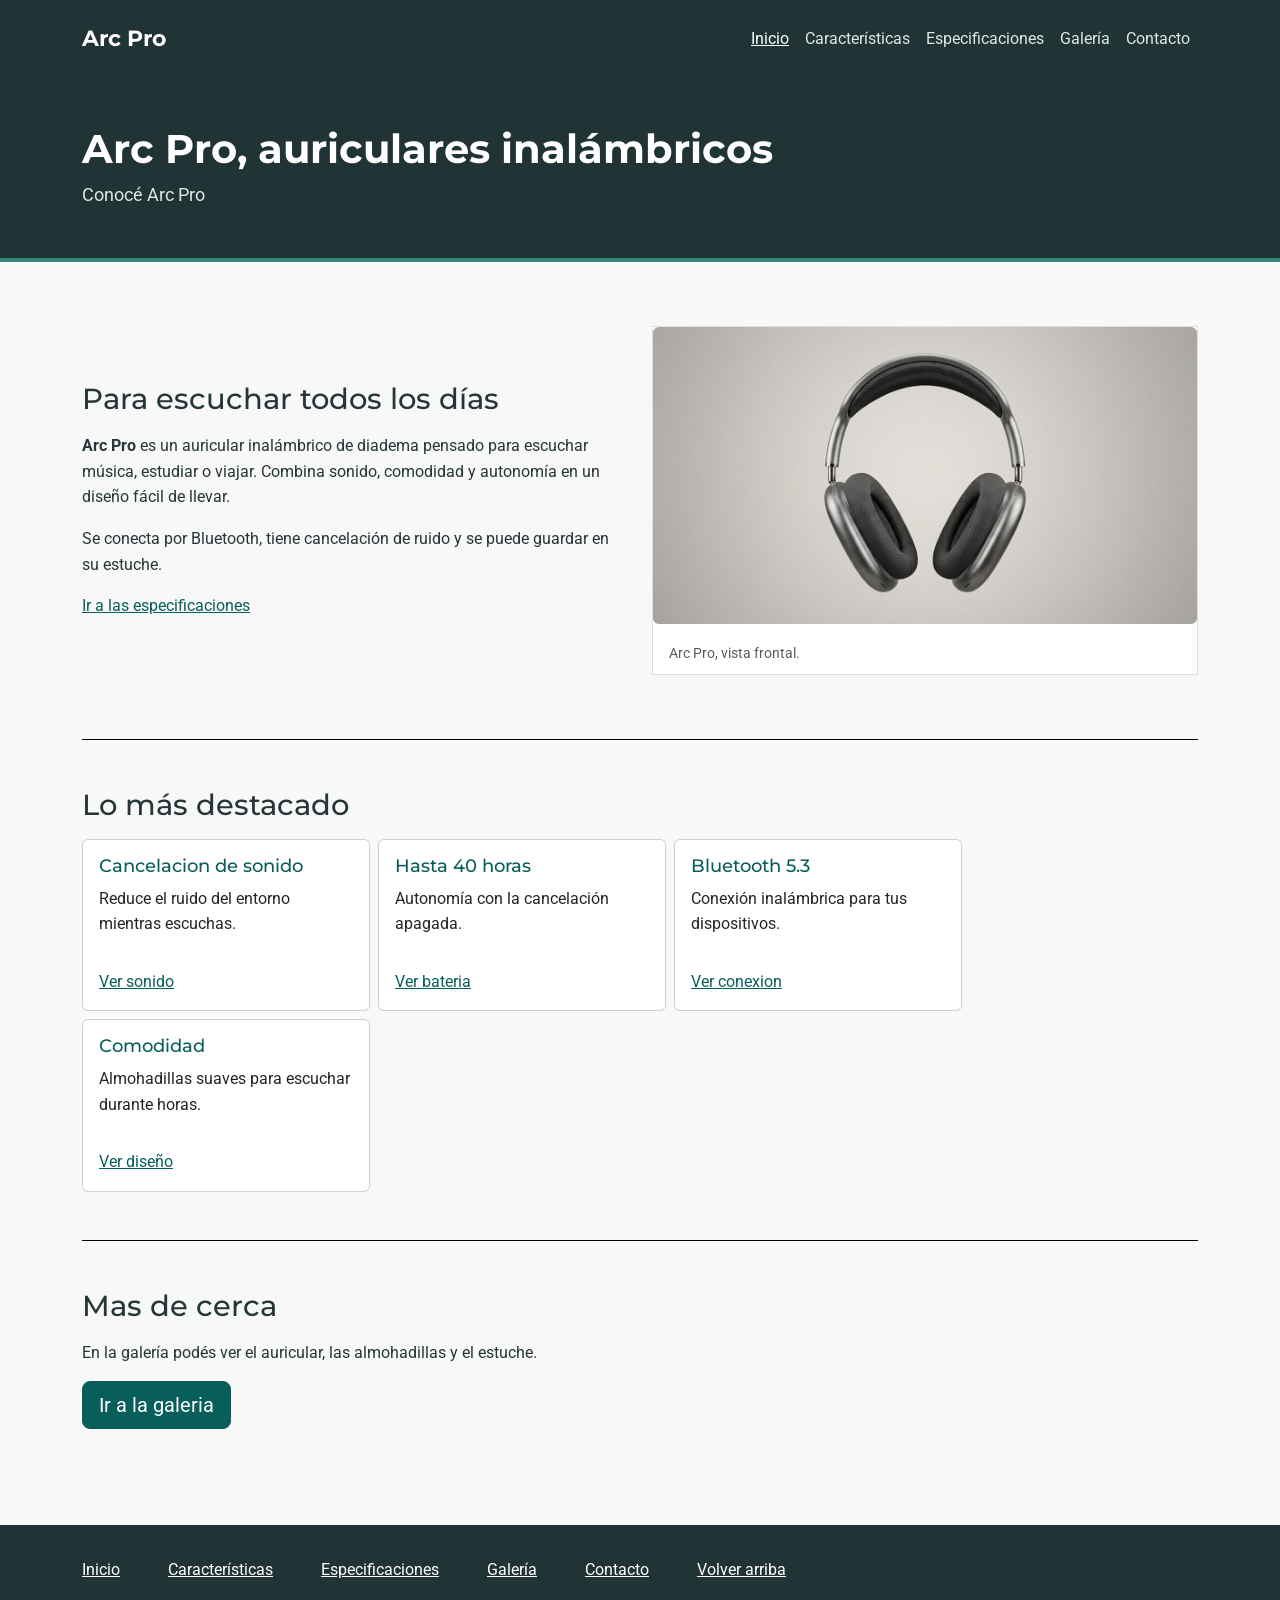
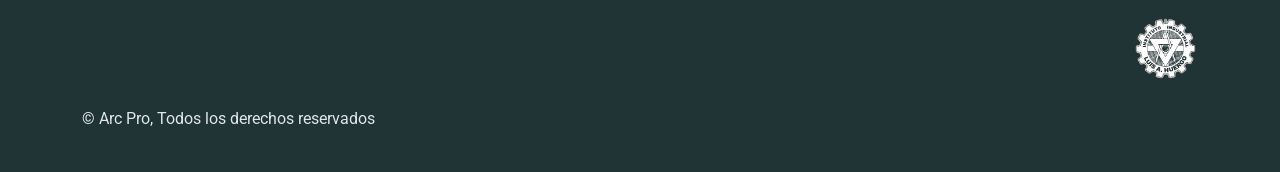
<file: index.html>
<!DOCTYPE html>
<html lang="es">
<head>
  <meta charset="utf-8">
  <meta name="viewport" content="width=device-width, initial-scale=1">
  <title>ARC Pro</title>
  <link rel="icon" type="image/png" href="imagenes/logo_web.png">
  <link rel="preconnect" href="https://fonts.googleapis.com">
  <link rel="preconnect" href="https://fonts.gstatic.com" crossorigin>
  <link href="https://fonts.googleapis.com/css2?family=Montserrat:ital,wght@0,100..900;1,100..900&display=swap" rel="stylesheet">
  <link href="https://fonts.googleapis.com/css2?family=Roboto:ital,wght@0,100..900;1,100..900&display=swap" rel="stylesheet">
  <link href="https://cdn.jsdelivr.net/npm/bootstrap@5.3.8/dist/css/bootstrap.min.css" rel="stylesheet">
  <link rel="stylesheet" href="css/estilos.css">
</head>
<body>
<header id="inicio">
  <nav class="navbar navbar-expand-md navbar-dark" aria-label="Navegación principal">
    <div class="container">
      <a class="navbar-brand" href="index.html">Arc Pro</a>
      <button class="navbar-toggler" type="button" data-bs-toggle="collapse" data-bs-target="#menu" aria-controls="menu" aria-expanded="false" aria-label="Mostrar u ocultar el menú">
        <span class="navbar-toggler-icon"></span>
      </button>
      <div class="collapse navbar-collapse" id="menu">
        <ul class="navbar-nav ms-auto">
          <li class="nav-item">
            <a class="nav-link active" aria-current="page" href="index.html">Inicio</a>
          </li>

          <li class="nav-item">
            <a class="nav-link" href="caracteristicas.html">Características</a>
          </li>

          <li class="nav-item">
            <a class="nav-link" href="especificaciones.html">Especificaciones</a>
          </li>

          <li class="nav-item">
            <a class="nav-link" href="galeria.html">Galería</a>
          </li>

          <li class="nav-item">
            <a class="nav-link" href="contacto.html">Contacto</a>
          </li>
        </ul>
      </div>
    </div>
  </nav>
  <div class="container portada">
    <h1>Arc Pro, auriculares inalámbricos</h1>
    <p>Conocé Arc Pro</p>
  </div>
</header>
<main class="container">

<section id="presentacion">
  <div class="row align-items-center">
    <div class="col-12 col-md-6">
      <h2>Para escuchar todos los días</h2>
      <p><strong>Arc Pro</strong> es un auricular inalámbrico de diadema pensado para escuchar música, estudiar o viajar. Combina sonido, comodidad y autonomía en un diseño fácil de llevar.</p>
      <p>Se conecta por Bluetooth, tiene cancelación de ruido y se puede guardar en su estuche.</p>
      <a href="especificaciones.html">Ir a las especificaciones</a>
    </div>
    <div class="col-12 col-md-6">
      <figure class="figure">
        <img src="imagenes/vista_frontal.jpg" alt="Auriculares grises vistos de frente" class="figure-img img-fluid rounded">
        <figcaption class="figure-caption">Arc Pro, vista frontal.</figcaption>
      </figure>
    </div>
  </div>
</section>

<section id="destacados">
  <h2>Lo más destacado</h2>
  <div class="d-flex flex-wrap gap-2">
    <div class="card tarjeta">
      <div class="card-body">
        <h3 class="card-title">Cancelacion de sonido</h3>
        <p class="card-text">Reduce el ruido del entorno mientras escuchas.</p>
      </div>
      <div class="card-body">
        <a href="caracteristicas.html#sonido" class="card-link">Ver sonido</a>
      </div>
    </div>
    <div class="card tarjeta">
      <div class="card-body">
        <h3 class="card-title">Hasta 40 horas</h3>
        <p class="card-text">Autonomía con la cancelación apagada.</p>
      </div>
      <div class="card-body">
        <a href="caracteristicas.html#bateria" class="card-link">Ver bateria</a>
      </div>
    </div>
    <div class="card tarjeta">
      <div class="card-body">
        <h3 class="card-title">Bluetooth 5.3</h3>
        <p class="card-text">Conexión inalámbrica para tus dispositivos.</p>
      </div>
      <div class="card-body">
        <a href="caracteristicas.html#conectividad" class="card-link">Ver conexion</a>
      </div>
    </div>
    <div class="card tarjeta">
      <div class="card-body">
        <h3 class="card-title">Comodidad</h3>
        <p class="card-text">Almohadillas suaves para escuchar durante horas.</p>
      </div>
      <div class="card-body">
        <a href="caracteristicas.html#comodidad" class="card-link">Ver diseño</a>
      </div>
    </div>
  </div>
</section>

<section id="galeria">
  <h2>Mas de cerca</h2>
  <p>En la galería podés ver el auricular, las almohadillas y el estuche.</p>
  <a class="btn btn-primary btn-lg" href="galeria.html">Ir a la galeria</a>
</section>
</main>


<footer>
  <div class="container">
      <ul class="list-unstyled d-flex flex-wrap gap-5">
        <li>
          <a href="index.html">Inicio</a>
        </li>
        <li>
          <a href="caracteristicas.html">Características</a>
        </li>
        <li>
          <a href="especificaciones.html">Especificaciones</a>
        </li>
        <li>
          <a href="galeria.html">Galería</a>
        </li>
        <li>
          <a href="contacto.html">Contacto</a>
        </li>
        <li>
          <a href="#inicio">Volver arriba</a>
        </li>

      </ul>

    <div class="redes_der">
      <a href="https://www.huergo.edu.ar/" target="_blank">
        <img src="imagenes/logo_huergo.png" alt="logo del huergo" width="65" height="65">
      </a>
    </div>
    <p class= full_izq > © Arc Pro, Todos los derechos reservados</p>
  </div>
</footer>

<script src="https://cdn.jsdelivr.net/npm/bootstrap@5.3.8/dist/js/bootstrap.bundle.min.js" crossorigin="anonymous"></script>
</body>
</html>
</file>
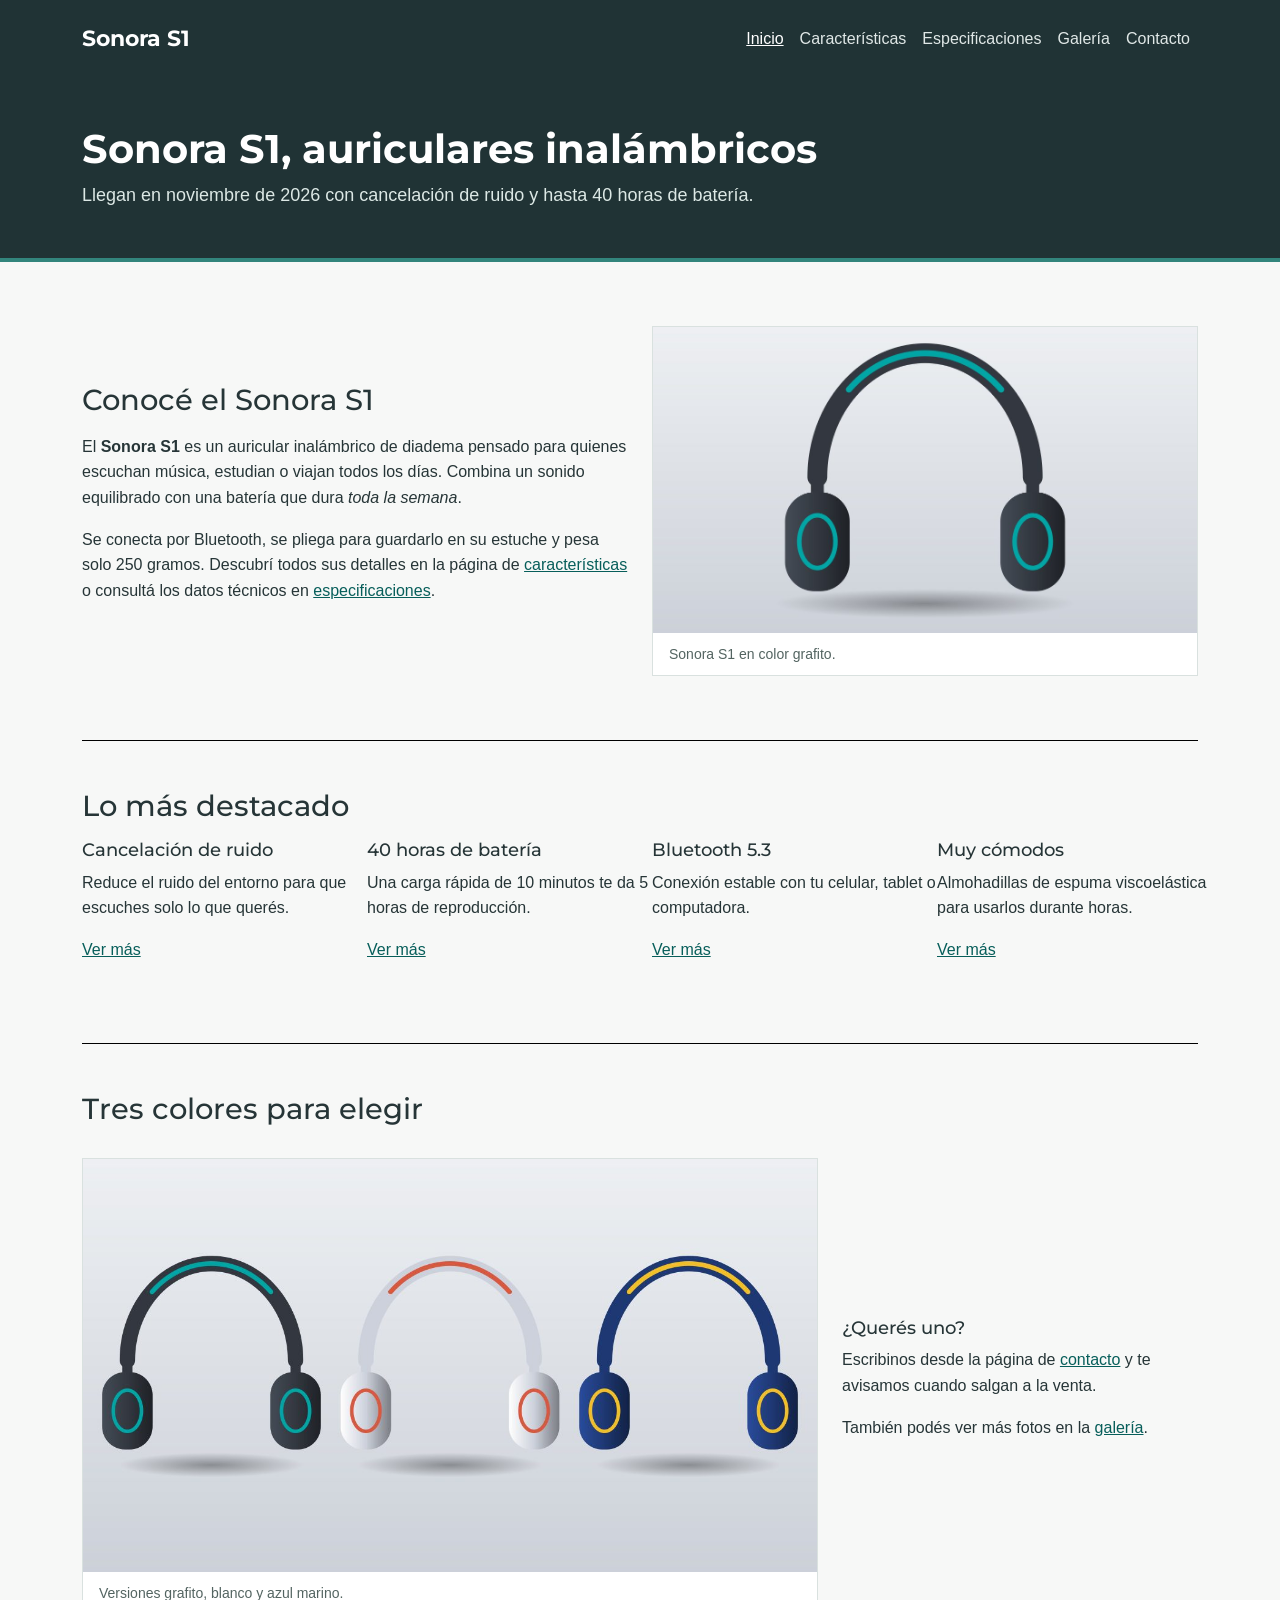
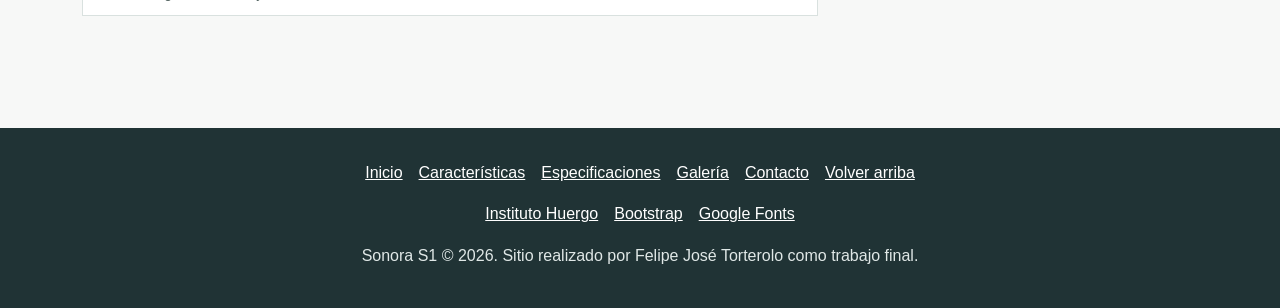
<file: paginas/index.html>
<!DOCTYPE html>
<html lang="es">
<head>
<meta charset="utf-8">
<meta name="viewport" content="width=device-width, initial-scale=1">
<title>Sonora S1 | Auriculares inalámbricos</title>
<meta name="description" content="Lanzamiento de los auriculares inalámbricos Sonora S1: sonido nítido, cancelación de ruido y 40 horas de batería.">
<meta name="keywords" content="auriculares, inalámbricos, Bluetooth, cancelación de ruido, Sonora S1">
<meta name="author" content="Felipe José Torterolo">
<link rel="preconnect" href="https://fonts.googleapis.com">
<link rel="preconnect" href="https://fonts.gstatic.com" crossorigin>
<link href="https://fonts.googleapis.com/css2?family=Montserrat:wght@600;700&amp;family=Open+Sans:wght@400;600&amp;display=swap" rel="stylesheet">
<link href="https://cdn.jsdelivr.net/npm/bootstrap@5.3.0-alpha3/dist/css/bootstrap.min.css" rel="stylesheet" integrity="sha384-KK94CHFLLe+nY2dmCWGMq91rCGa5gtU4mk92HdvYe+M/SXH301p5ILy+dN9+nJOZ" crossorigin="anonymous">
<link rel="stylesheet" href="../css/estilos.css">
</head>
<body>
<header id="inicio">
  <nav class="navbar navbar-expand-md navbar-dark">
    <div class="container">
      <a class="navbar-brand" href="index.html">Sonora S1</a>
      <button class="navbar-toggler" type="button" data-bs-toggle="collapse" data-bs-target="#menu" aria-controls="menu" aria-expanded="false" aria-label="Mostrar u ocultar el menú">
        <span class="navbar-toggler-icon"></span>
      </button>
      <div class="collapse navbar-collapse" id="menu">
        <ul class="navbar-nav ms-auto">
        <li class="nav-item"><a class="nav-link active" aria-current="page" href="index.html">Inicio</a></li>
        <li class="nav-item"><a class="nav-link" href="caracteristicas.html">Características</a></li>
        <li class="nav-item"><a class="nav-link" href="especificaciones.html">Especificaciones</a></li>
        <li class="nav-item"><a class="nav-link" href="galeria.html">Galería</a></li>
        <li class="nav-item"><a class="nav-link" href="contacto.html">Contacto</a></li>
        </ul>
      </div>
    </div>
  </nav>
  <div class="container portada">
    <h1>Sonora S1, auriculares inalámbricos</h1>
    <p class="lead">Llegan en noviembre de 2026 con cancelación de ruido y hasta 40 horas de batería.</p>
  </div>
</header>
<main class="container">

<section id="presentacion">
  <div class="row align-items-center">
    <div class="col-12 col-md-6">
      <h2>Conocé el Sonora S1</h2>
      <p>El <strong>Sonora S1</strong> es un auricular inalámbrico de diadema pensado para quienes escuchan música, estudian o viajan todos los días. Combina un sonido equilibrado con una batería que dura <em>toda la semana</em>.</p>
      <p>Se conecta por Bluetooth, se pliega para guardarlo en su estuche y pesa solo 250 gramos. Descubrí todos sus detalles en la página de <a href="caracteristicas.html">características</a> o consultá los datos técnicos en <a href="especificaciones.html">especificaciones</a>.</p>
    </div>
    <div class="col-12 col-md-6">
      <figure>
        <img class="img-fluid" src="../img/auriculares.jpg" width="1200" height="675" alt="Auriculares inalámbricos Sonora S1 de color gris grafito con detalles en verde azulado">
        <figcaption>Sonora S1 en color grafito.</figcaption>
      </figure>
    </div>
  </div>
</section>

<section id="destacados">
  <h2>Lo más destacado</h2>
  <ul class="row list-unstyled">
    <li class="col-12 col-md-6 col-lg-3">
      <article class="tarjeta">
        <h3>Cancelación de ruido</h3>
        <p>Reduce el ruido del entorno para que escuches solo lo que querés.</p>
        <p><a href="caracteristicas.html#sonido">Ver más</a></p>
      </article>
    </li>
    <li class="col-12 col-md-6 col-lg-3">
      <article class="tarjeta">
        <h3>40 horas de batería</h3>
        <p>Una carga rápida de 10 minutos te da 5 horas de reproducción.</p>
        <p><a href="caracteristicas.html#bateria">Ver más</a></p>
      </article>
    </li>
    <li class="col-12 col-md-6 col-lg-3">
      <article class="tarjeta">
        <h3>Bluetooth 5.3</h3>
        <p>Conexión estable con tu celular, tablet o computadora.</p>
        <p><a href="caracteristicas.html#conectividad">Ver más</a></p>
      </article>
    </li>
    <li class="col-12 col-md-6 col-lg-3">
      <article class="tarjeta">
        <h3>Muy cómodos</h3>
        <p>Almohadillas de espuma viscoelástica para usarlos durante horas.</p>
        <p><a href="caracteristicas.html#comodidad">Ver más</a></p>
      </article>
    </li>
  </ul>
</section>

<section id="colores">
  <h2>Tres colores para elegir</h2>
  <div class="row align-items-center">
    <div class="col-12 col-lg-8">
      <figure>
        <img class="img-fluid" src="../img/colores.jpg" width="1200" height="675" alt="Tres auriculares Sonora S1 en grafito, blanco y azul marino">
        <figcaption>Versiones grafito, blanco y azul marino.</figcaption>
      </figure>
    </div>
    <div class="col-12 col-lg-4">
      <aside class="aviso">
        <h3>¿Querés uno?</h3>
        <p>Escribinos desde la página de <a href="contacto.html">contacto</a> y te avisamos cuando salgan a la venta.</p>
        <p>También podés ver más fotos en la <a href="galeria.html">galería</a>.</p>
      </aside>
    </div>
  </div>
</section>
</main>
<footer>
  <div class="container">
    <ul class="list-unstyled d-flex flex-wrap gap-3 justify-content-center">
      <li><a href="index.html">Inicio</a></li>
      <li><a href="caracteristicas.html">Características</a></li>
      <li><a href="especificaciones.html">Especificaciones</a></li>
      <li><a href="galeria.html">Galería</a></li>
      <li><a href="contacto.html">Contacto</a></li>
      <li><a href="#inicio">Volver arriba</a></li>
    </ul>
    <ul class="list-unstyled d-flex flex-wrap gap-3 justify-content-center">
      <li><a href="https://www.huergo.edu.ar" target="_blank" rel="noopener">Instituto Huergo</a></li>
      <li><a href="https://getbootstrap.com/" target="_blank" rel="noopener">Bootstrap</a></li>
      <li><a href="https://fonts.google.com/" target="_blank" rel="noopener">Google Fonts</a></li>
    </ul>
    <p class="text-center">Sonora S1 &copy; 2026. Sitio realizado por Felipe José Torterolo como trabajo final.</p>
  </div>
</footer>
<script src="https://cdn.jsdelivr.net/npm/bootstrap@5.3.0-alpha3/dist/js/bootstrap.bundle.min.js" integrity="sha384-ENjdO4Dr2bkBIFxQpeoTz1HIcje39Wm4jDKdf19U8gI4ddQ3GYNS7NTKfAdVQSZe" crossorigin="anonymous"></script>
</body>
</html>
</file>
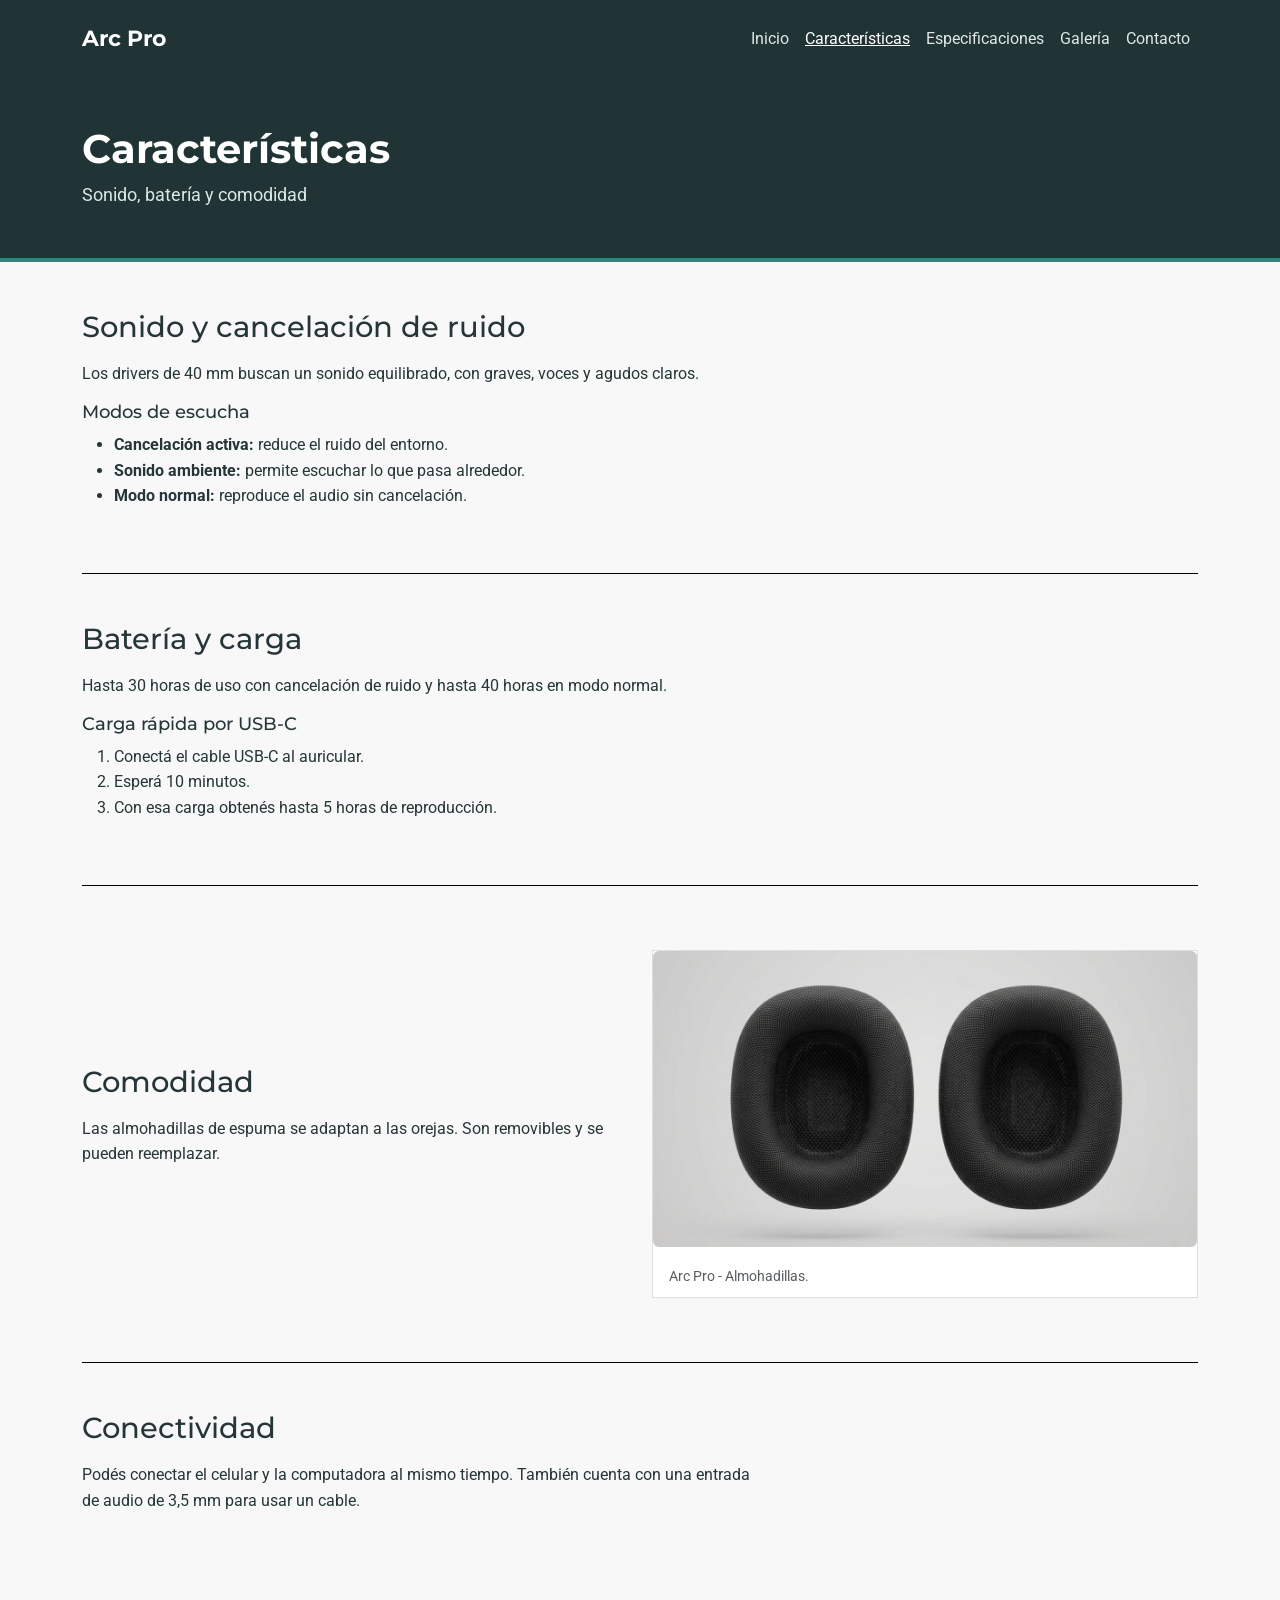
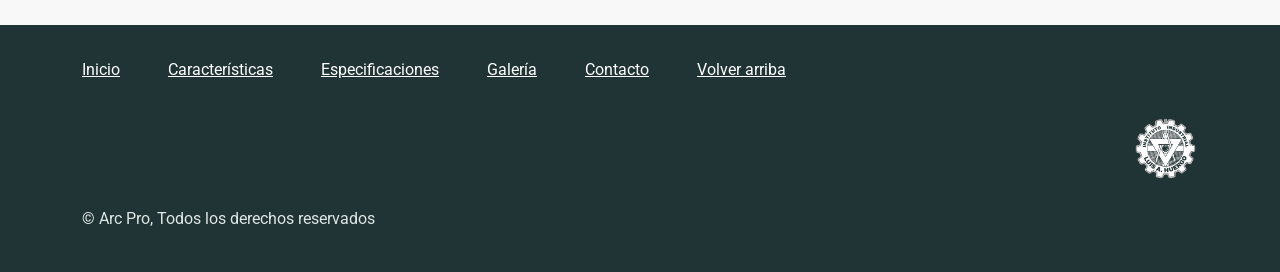
<file: caracteristicas.html>
<!DOCTYPE html>
<html lang="es">
<head>
  <meta charset="utf-8">
  <meta name="viewport" content="width=device-width, initial-scale=1">
  <meta name="description" content="Características de los auriculares inalámbricos Arc Pro.">
  <title>Características - Arc Pro</title>
  <link rel="icon" type="image/png" href="imagenes/logo_web.png">
  <link rel="preconnect" href="https://fonts.googleapis.com">
  <link rel="preconnect" href="https://fonts.gstatic.com" crossorigin>
  <link href="https://fonts.googleapis.com/css2?family=Montserrat:wght@600;700&amp;family=Open+Sans:wght@400;600&amp;display=swap" rel="stylesheet">
  <link href="https://fonts.googleapis.com/css2?family=Roboto:ital,wght@0,100..900;1,100..900&display=swap" rel="stylesheet">
  <link href="https://cdn.jsdelivr.net/npm/bootstrap@5.3.8/dist/css/bootstrap.min.css" rel="stylesheet">
  <link rel="stylesheet" href="css/estilos.css">
</head>
<body>
<header id="inicio">
  <nav class="navbar navbar-expand-md navbar-dark" aria-label="Navegación principal">
    <div class="container">
      <a class="navbar-brand" href="index.html">Arc Pro</a>
      <button class="navbar-toggler" type="button" data-bs-toggle="collapse" data-bs-target="#menu" aria-controls="menu" aria-expanded="false" aria-label="Mostrar u ocultar el menú"><span class="navbar-toggler-icon"></span></button>
      <div class="collapse navbar-collapse" id="menu">
        <ul class="navbar-nav ms-auto">
          <li class="nav-item">
            <a class="nav-link" href="index.html">Inicio</a>
          </li>

          <li class="nav-item">
            <a class="nav-link active" aria-current="page" href="caracteristicas.html">Características</a>
          </li>

          <li class="nav-item">
            <a class="nav-link" href="especificaciones.html">Especificaciones</a>
          </li>

          <li class="nav-item">
            <a class="nav-link" href="galeria.html">Galería</a>
          </li>

          <li class="nav-item">
            <a class="nav-link" href="contacto.html">Contacto</a>
          </li>
        </ul>
      </div>
    </div>
  </nav>
  <div class="container portada">
    <h1>Características</h1>
    <p>Sonido, batería y comodidad</p>
  </div>
</header>

<main class="container">
<section id="sonido">
  <h2>Sonido y cancelación de ruido</h2>
  <p>Los drivers de 40 mm buscan un sonido equilibrado, con graves, voces y agudos claros.</p>
  <h3>Modos de escucha</h3>
  <ul>
    <li><strong>Cancelación activa:</strong> reduce el ruido del entorno.</li>
    <li><strong>Sonido ambiente:</strong> permite escuchar lo que pasa alrededor.</li>
    <li><strong>Modo normal:</strong> reproduce el audio sin cancelación.</li>
  </ul>
</section>

<section id="bateria">
  <h2>Batería y carga</h2>
  <p>Hasta 30 horas de uso con cancelación de ruido y hasta 40 horas en modo normal.</p>
  <h3>Carga rápida por USB-C</h3>
  <ol>
    <li>Conectá el cable USB-C al auricular.</li>
    <li>Esperá 10 minutos.</li>
    <li>Con esa carga obtenés hasta 5 horas de reproducción.</li>
  </ol>
</section>

<section id="comodidad">
  <div class="row align-items-center">
    <div class="col-12 col-md-6">
      <h2>Comodidad</h2>
      <p>Las almohadillas de espuma se adaptan a las orejas. Son removibles y se pueden reemplazar.</p>
    </div>
    <div class="col-12 col-md-6">
      <figure class="figure">
        <img src="imagenes/almohadillas.jpg" alt="Par de almohadillas negras de auriculares" class="figure-img img-fluid rounded">
        <figcaption class="figure-caption">Arc Pro - Almohadillas.</figcaption>
      </figure>
    </div>
  </div>
</section>

<section id="conectividad">
  <h2>Conectividad</h2>
  <p>Podés conectar el celular y la computadora al mismo tiempo. También cuenta con una entrada de audio de 3,5 mm para usar un cable.</p>
</section>
</main>


<footer>
  <div class="container">
      <ul class="list-unstyled d-flex flex-wrap gap-5">
        <li>
          <a href="index.html">Inicio</a>
        </li>
        <li>
          <a href="caracteristicas.html">Características</a>
        </li>
        <li>
          <a href="especificaciones.html">Especificaciones</a>
        </li>
        <li>
          <a href="galeria.html">Galería</a>
        </li>
        <li>
          <a href="contacto.html">Contacto</a>
        </li>
        <li>
          <a href="#inicio">Volver arriba</a>
        </li>

      </ul>

    <div class="redes_der">
      <a href="https://www.huergo.edu.ar/" target="_blank">
        <img src="imagenes/logo_huergo.png" alt="logo del huergo" width="65" height="65">
      </a>
    </div>
    <p class= full_izq > © Arc Pro, Todos los derechos reservados</p>
  </div>
</footer>

<script src="https://cdn.jsdelivr.net/npm/bootstrap@5.3.8/dist/js/bootstrap.bundle.min.js" crossorigin="anonymous"></script>
</body>
</html>
</file>
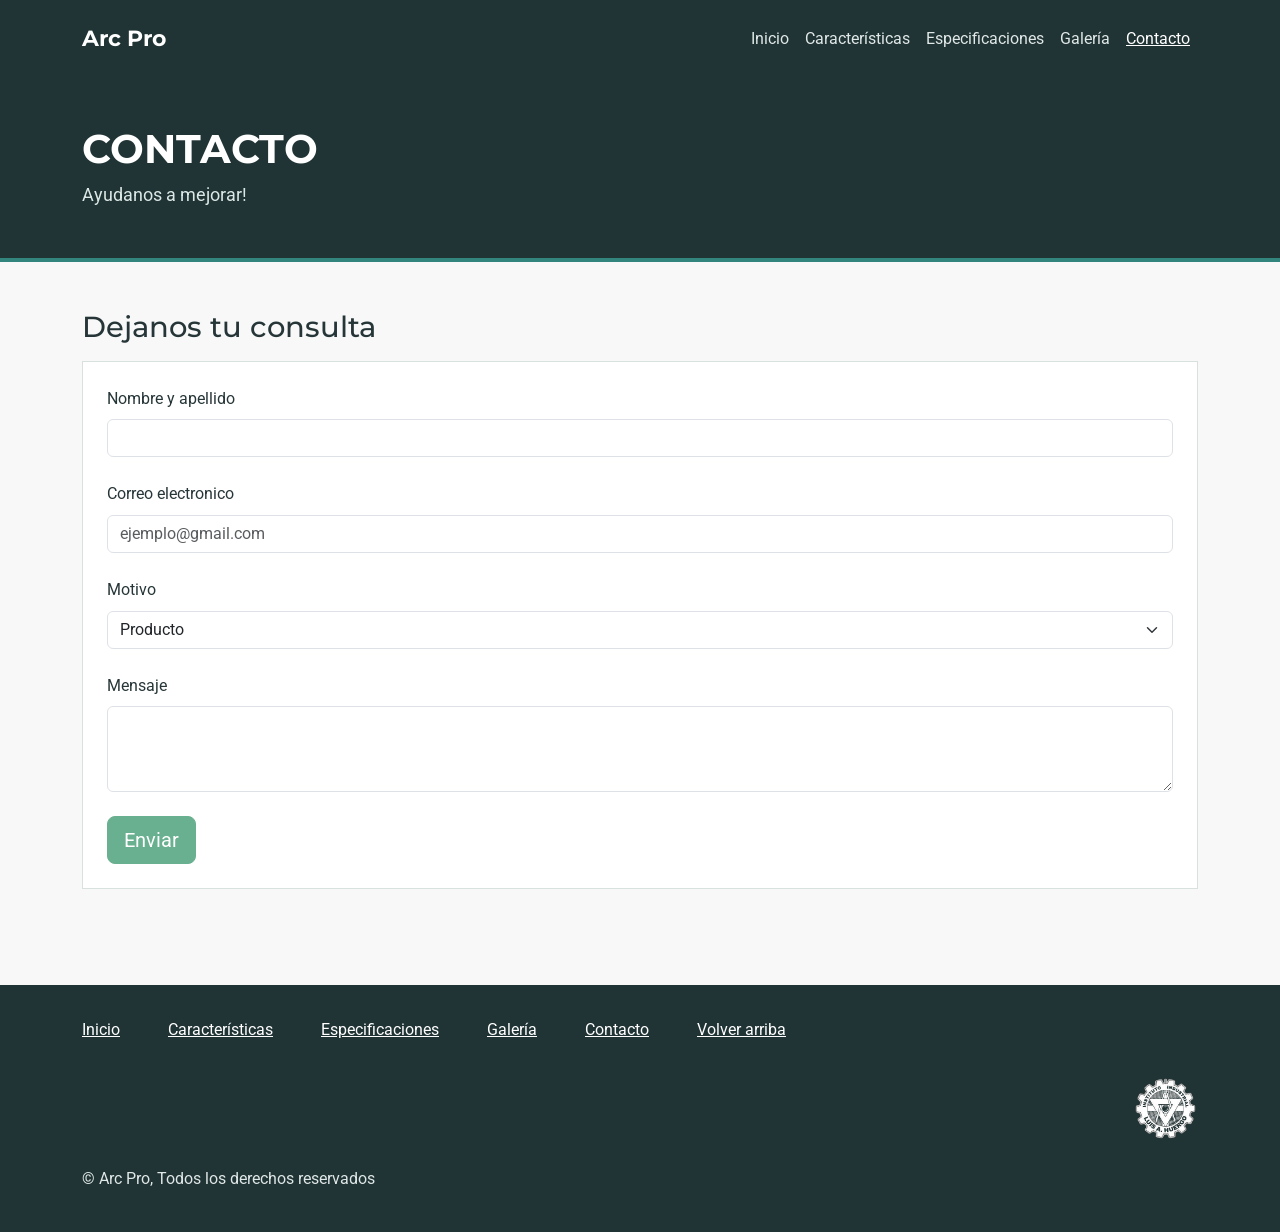
<file: contacto.html>
<!DOCTYPE html>
<html lang="es">
<head>
  <meta charset="utf-8">
  <meta name="viewport" content="width=device-width, initial-scale=1">
  <meta name="description" content="Contacto de los auriculares inalámbricos Arc Pro.">
  <title>Contacto - Arc Pro</title>
  <link rel="icon" type="image/png" href="imagenes/logo_web.png">
  <link rel="preconnect" href="https://fonts.googleapis.com">
  <link rel="preconnect" href="https://fonts.gstatic.com" crossorigin>
  <link href="https://fonts.googleapis.com/css2?family=Montserrat:wght@600;700&amp;family=Open+Sans:wght@400;600&amp;display=swap" rel="stylesheet">
  <link href="https://fonts.googleapis.com/css2?family=Roboto:ital,wght@0,100..900;1,100..900&display=swap" rel="stylesheet">
  <link href="https://cdn.jsdelivr.net/npm/bootstrap@5.3.8/dist/css/bootstrap.min.css" rel="stylesheet">
  <link rel="stylesheet" href="css/estilos.css">
</head>
<body>
<header id="inicio">
  <nav class="navbar navbar-expand-md navbar-dark" aria-label="Navegación principal">
    <div class="container">
      <a class="navbar-brand" href="index.html">Arc Pro</a>
      <button class="navbar-toggler" type="button" data-bs-toggle="collapse" data-bs-target="#menu" aria-controls="menu" aria-expanded="false" aria-label="Mostrar u ocultar el menú">
        <span class="navbar-toggler-icon"></span>
      </button>
      <div class="collapse navbar-collapse" id="menu">
        <ul class="navbar-nav ms-auto">
          <li class="nav-item">
            <a class="nav-link" href="index.html">Inicio</a>
          </li>

          <li class="nav-item">
            <a class="nav-link" href="caracteristicas.html">Características</a>
          </li>

          <li class="nav-item">
            <a class="nav-link" href="especificaciones.html">Especificaciones</a>
          </li>

          <li class="nav-item">
            <a class="nav-link" href="galeria.html">Galería</a>
          </li>

          <li class="nav-item">
            <a class="nav-link active" aria-current="page" href="contacto.html">Contacto</a>
          </li>
        </ul>
      </div>
    </div>
  </nav>
  <div class="container portada">
    <h1>CONTACTO</h1>
    <p>Ayudanos a mejorar!</p>
  </div>
</header>


<main class="container">
<section id="consulta">
  <h2>Dejanos tu consulta</h2>
  <div class="row">
    <div class="col-md-12">
      <form id="formulario">
        <div class="mb-4">
          <label for="nombre-apellido" class="form-label">Nombre y apellido</label>
          <input type="text" class="form-control" id="nombre-apellido">
        </div>
        <div class="mb-4">
          <label for="correo" class="form-label">Correo electronico</label>
          <input type="email" class="form-control" id="correo" placeholder="ejemplo@gmail.com" required>
        </div>

        <div class="mb-4">
          <label for="tema" class="form-label">Motivo</label>
          <select class="form-select" aria-label="Default select example">
            <option value="1">Producto</option>
            <option value="2">Bateria</option>
            <option value="3">Conexion</option>
            <option value="4">Diseño</option>
          </select>
        </div>

        <div class="mb-4">
          <label for="exampleFormControlTextarea1" class="form-label">Mensaje</label>
          <textarea class="form-control" id="exampleFormControlTextarea1" rows="3"></textarea>
        </div>
        <button type="button" class="btn btn-lg btn-success" disabled>Enviar</button>
      </form>
    </div>
  </div>
</section>
</main>


<footer>
  <div class="container">
      <ul class="list-unstyled d-flex flex-wrap gap-5">
        <li>
          <a href="index.html">Inicio</a>
        </li>
        <li>
          <a href="caracteristicas.html">Características</a>
        </li>
        <li>
          <a href="especificaciones.html">Especificaciones</a>
        </li>
        <li>
          <a href="galeria.html">Galería</a>
        </li>
        <li>
          <a href="contacto.html">Contacto</a>
        </li>
        <li>
          <a href="#inicio">Volver arriba</a>
        </li>

      </ul>

    <div class="redes_der">
      <a href="https://www.huergo.edu.ar/" target="_blank">
        <img src="imagenes/logo_huergo.png" alt="logo del huergo" width="65" height="65">
      </a>
    </div>
    <p class= full_izq > © Arc Pro, Todos los derechos reservados</p>
  </div>
</footer>

<script src="https://cdn.jsdelivr.net/npm/bootstrap@5.3.8/dist/js/bootstrap.bundle.min.js" crossorigin="anonymous"></script>
</body>
</html>
</file>
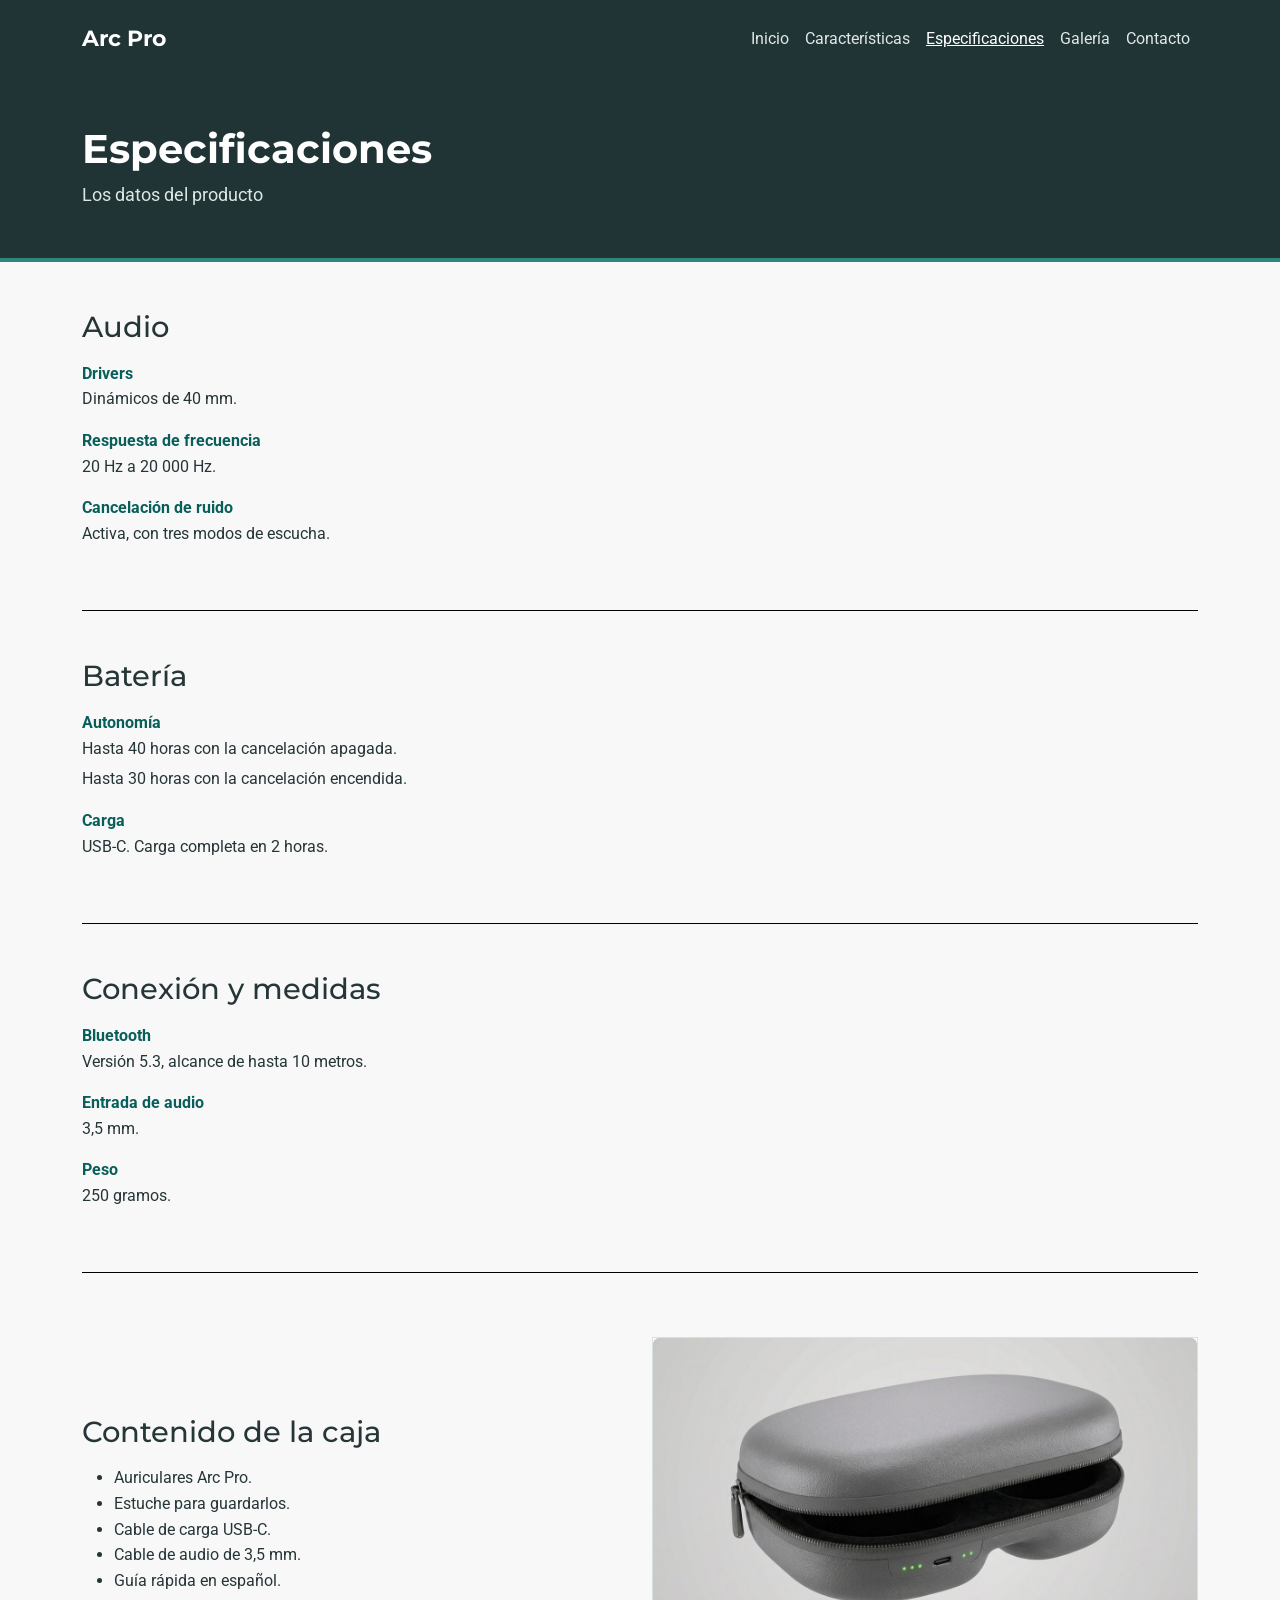
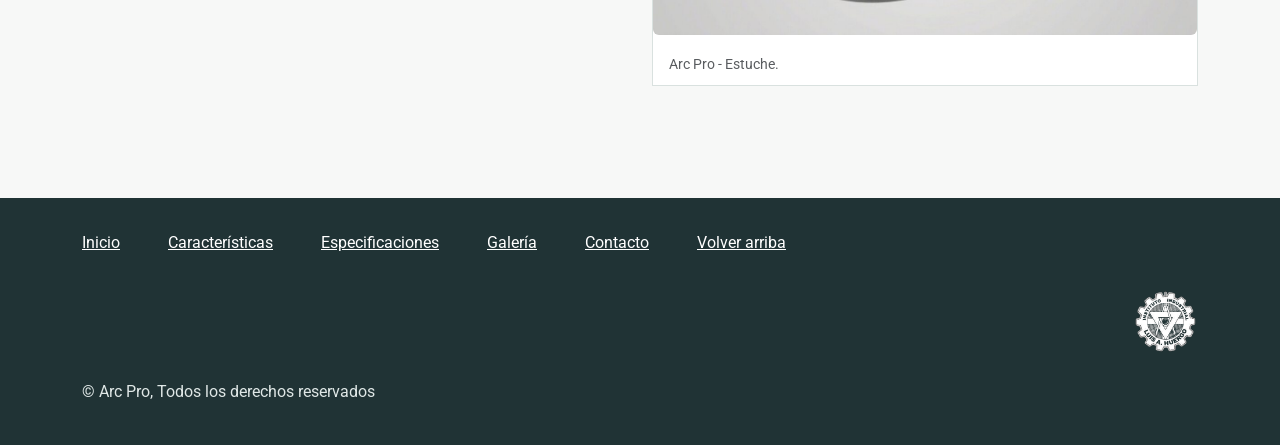
<file: especificaciones.html>
<!DOCTYPE html>
<html lang="es">
<head>
  <meta charset="utf-8">
  <meta name="viewport" content="width=device-width, initial-scale=1">
  <meta name="description" content="Especificaciones de los auriculares inalámbricos Arc Pro.">
  <title>Especificaciones - Arc Pro</title>
  <link rel="icon" type="image/png" href="imagenes/logo_web.png">
  <link rel="preconnect" href="https://fonts.googleapis.com">
  <link rel="preconnect" href="https://fonts.gstatic.com" crossorigin>
  <link href="https://fonts.googleapis.com/css2?family=Montserrat:wght@600;700&amp;family=Open+Sans:wght@400;600&amp;display=swap" rel="stylesheet">
  <link href="https://fonts.googleapis.com/css2?family=Roboto:ital,wght@0,100..900;1,100..900&display=swap" rel="stylesheet">
  <link href="https://cdn.jsdelivr.net/npm/bootstrap@5.3.8/dist/css/bootstrap.min.css" rel="stylesheet">
  <link rel="stylesheet" href="css/estilos.css">
</head>
<body>
<header id="inicio">
  <nav class="navbar navbar-expand-md navbar-dark" aria-label="Navegación principal">
    <div class="container">
      <a class="navbar-brand" href="index.html">Arc Pro</a>
      <button class="navbar-toggler" type="button" data-bs-toggle="collapse" data-bs-target="#menu" aria-controls="menu" aria-expanded="false" aria-label="Mostrar u ocultar el menú"><span class="navbar-toggler-icon"></span></button>
      <div class="collapse navbar-collapse" id="menu">
        <ul class="navbar-nav ms-auto">
          <li class="nav-item">
            <a class="nav-link" href="index.html">Inicio</a>
          </li>

          <li class="nav-item">
            <a class="nav-link" href="caracteristicas.html">Características</a>
          </li>

          <li class="nav-item">
            <a class="nav-link active" aria-current="page" href="especificaciones.html">Especificaciones</a>
          </li>

          <li class="nav-item">
            <a class="nav-link" href="galeria.html">Galería</a>
          </li>

          <li class="nav-item">
            <a class="nav-link" href="contacto.html">Contacto</a>
          </li>
        </ul>
      </div>
    </div>
  </nav>
  <div class="container portada">
    <h1>Especificaciones</h1>
    <p>Los datos del producto</p>
  </div>
</header>
<main class="container">

<section id="audio">
  <h2>Audio</h2>
  <dl>
    <dt>Drivers</dt>
    <dd>Dinámicos de 40 mm.</dd>

    <dt>Respuesta de frecuencia</dt>
    <dd>20 Hz a 20 000 Hz.</dd>

    <dt>Cancelación de ruido</dt>
    <dd>Activa, con tres modos de escucha.</dd>
  </dl>
</section>

<section id="energia">
  <h2>Batería</h2>
  <dl>
    <dt>Autonomía</dt>
    <dd>Hasta 40 horas con la cancelación apagada.</dd>
    <dd>Hasta 30 horas con la cancelación encendida.</dd>

    <dt>Carga</dt>
    <dd>USB-C. Carga completa en 2 horas.</dd>
  </dl>
</section>

<section id="conexion">
  <h2>Conexión y medidas</h2>
  <dl>
    <dt>Bluetooth</dt>
    <dd>Versión 5.3, alcance de hasta 10 metros.</dd>

    <dt>Entrada de audio</dt>
    <dd>3,5 mm.</dd>

    <dt>Peso</dt>
    <dd>250 gramos.</dd>
  </dl>
</section>

<section id="caja">
  <div class="row align-items-center">
    <div class="col-12 col-md-6">
      <h2>Contenido de la caja</h2>
      <ul>
        <li>Auriculares Arc Pro.</li>
        <li>Estuche para guardarlos.</li>
        <li>Cable de carga USB-C.</li>
        <li>Cable de audio de 3,5 mm.</li>
        <li>Guía rápida en español.</li>
      </ul>
    </div>

    <div class="col-12 col-md-6">
      <figure class="figure">
        <img src="imagenes/estuche.jpg" alt="Estuche gris cerrado para auriculares" class="figure-img img-fluid rounded">
        <figcaption class="figure-caption">Arc Pro - Estuche.</figcaption>
      </figure>
    </div>
  </div>
</section>
</main>


<footer>
  <div class="container">
      <ul class="list-unstyled d-flex flex-wrap gap-5">
        <li>
          <a href="index.html">Inicio</a>
        </li>
        <li>
          <a href="caracteristicas.html">Características</a>
        </li>
        <li>
          <a href="especificaciones.html">Especificaciones</a>
        </li>
        <li>
          <a href="galeria.html">Galería</a>
        </li>
        <li>
          <a href="contacto.html">Contacto</a>
        </li>
        <li>
          <a href="#inicio">Volver arriba</a>
        </li>
      </ul>

    <div class="redes_der">
      <a href="https://www.huergo.edu.ar/" target="_blank">
        <img src="imagenes/logo_huergo.png" alt="logo del huergo" width="65" height="65">
      </a>
    </div>
    <p class= full_izq > © Arc Pro, Todos los derechos reservados</p>
  </div>
</footer>

<script src="https://cdn.jsdelivr.net/npm/bootstrap@5.3.8/dist/js/bootstrap.bundle.min.js" crossorigin="anonymous"></script>
</body>
</html>
</file>
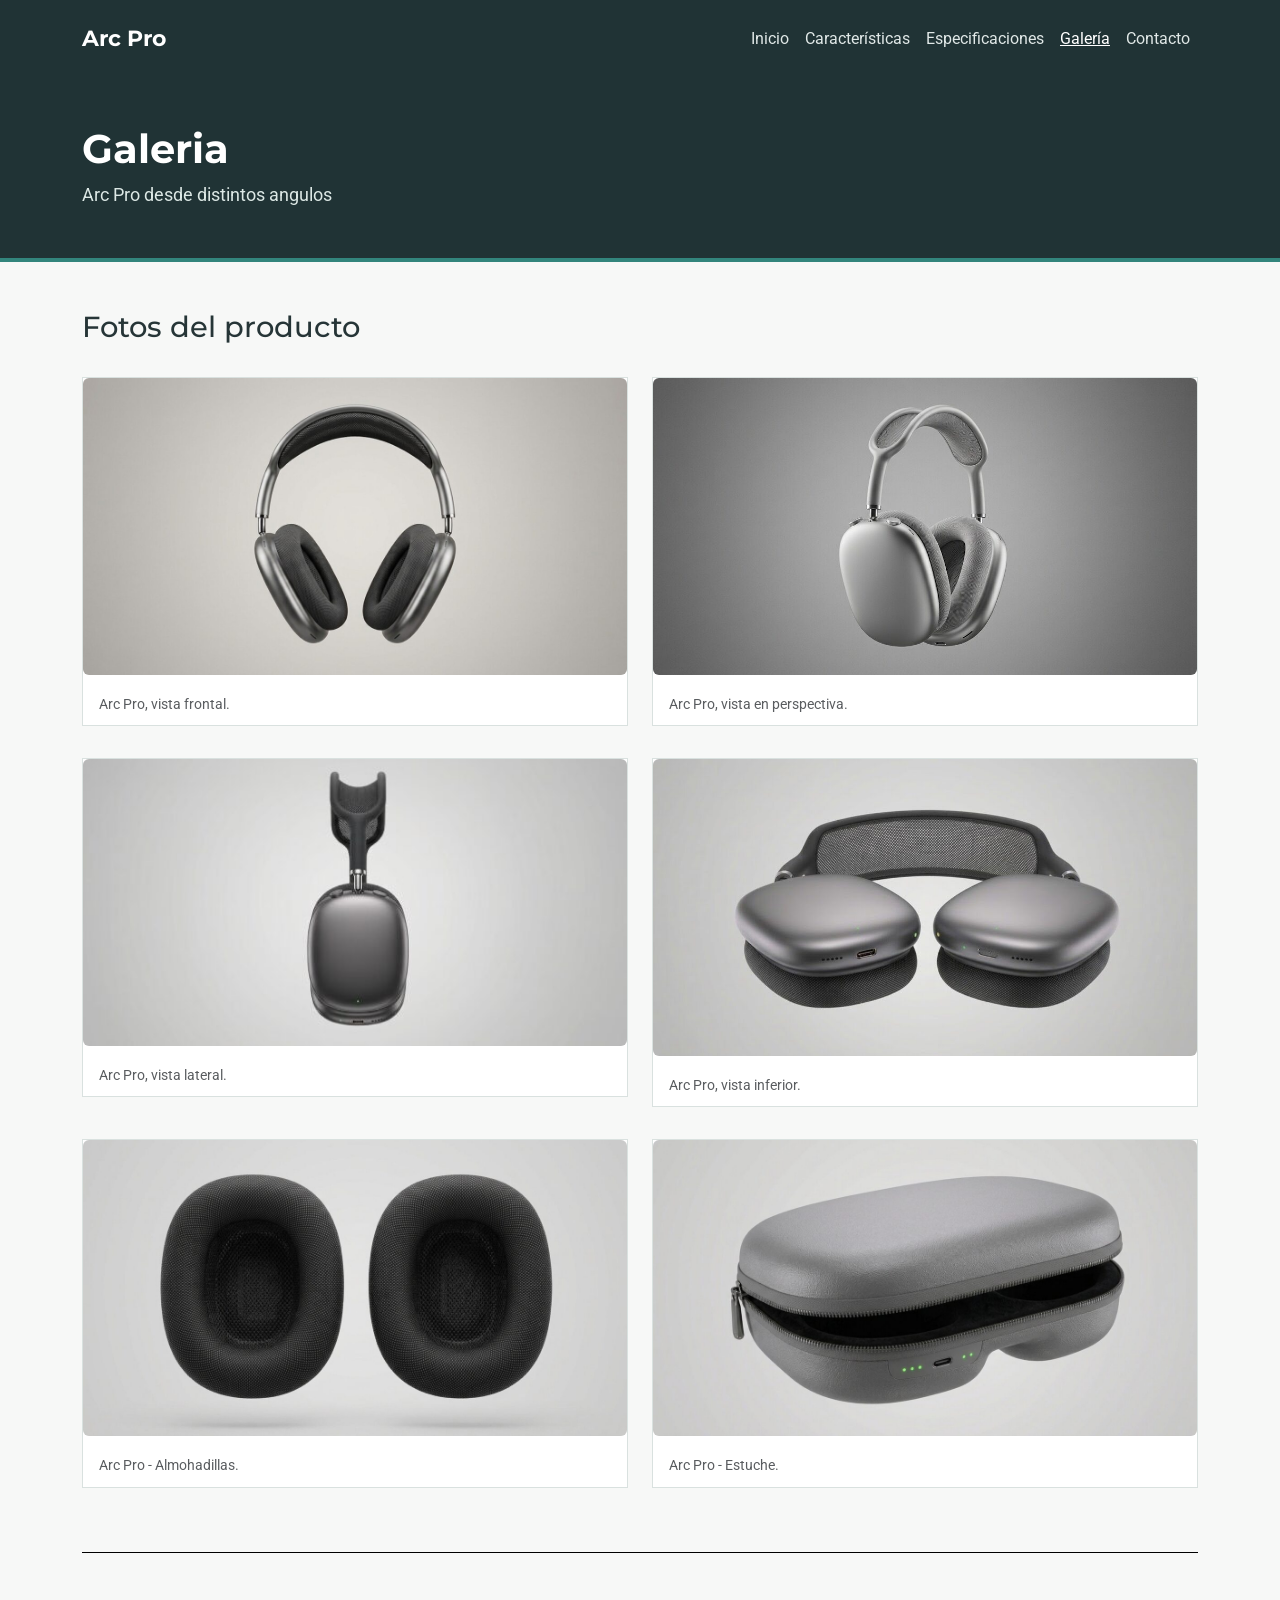
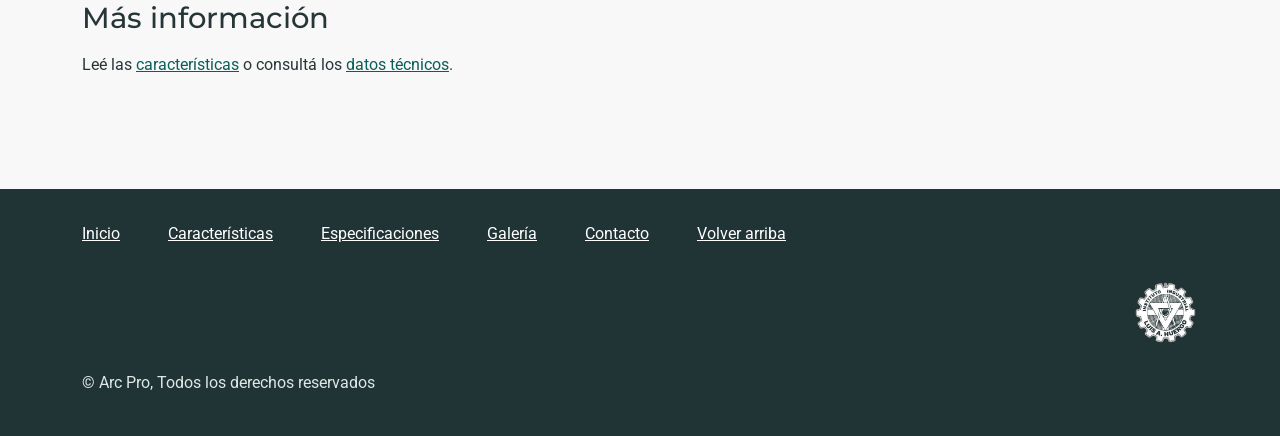
<file: galeria.html>
<!DOCTYPE html>
<html lang="es">
<head>
  <meta charset="utf-8">
  <meta name="viewport" content="width=device-width, initial-scale=1">
  <meta name="description" content="Galería de los auriculares inalámbricos Arc Pro.">
  <title>Galería - Arc Pro</title>
  <link rel="icon" type="image/png" href="imagenes/logo_web.png">
  <link rel="preconnect" href="https://fonts.googleapis.com">
  <link rel="preconnect" href="https://fonts.gstatic.com" crossorigin>
  <link href="https://fonts.googleapis.com/css2?family=Montserrat:wght@600;700&amp;family=Open+Sans:wght@400;600&amp;display=swap" rel="stylesheet">
  <link href="https://fonts.googleapis.com/css2?family=Roboto:ital,wght@0,100..900;1,100..900&display=swap" rel="stylesheet">
  <link href="https://cdn.jsdelivr.net/npm/bootstrap@5.3.8/dist/css/bootstrap.min.css" rel="stylesheet">
  <link rel="stylesheet" href="css/estilos.css">
</head>
<body>
<header id="inicio">
  <nav class="navbar navbar-expand-md navbar-dark" aria-label="Navegación principal">
    <div class="container">
      <a class="navbar-brand" href="index.html">Arc Pro</a>
      <button class="navbar-toggler" type="button" data-bs-toggle="collapse" data-bs-target="#menu" aria-controls="menu" aria-expanded="false" aria-label="Mostrar u ocultar el menú"><span class="navbar-toggler-icon"></span></button>
      <div class="collapse navbar-collapse" id="menu">
        <ul class="navbar-nav ms-auto">
          <li class="nav-item">
            <a class="nav-link" href="index.html">Inicio</a>
          </li>

          <li class="nav-item">
            <a class="nav-link" href="caracteristicas.html">Características</a>
          </li>

          <li class="nav-item">
            <a class="nav-link" href="especificaciones.html">Especificaciones</a>
          </li>

          <li class="nav-item">
            <a class="nav-link active" aria-current="page" href="galeria.html">Galería</a>
          </li>

          <li class="nav-item">
            <a class="nav-link" href="contacto.html">Contacto</a>
          </li>
        </ul>
      </div>
    </div>
  </nav>
  <div class="container portada">
    <h1>Galeria</h1>
    <p>Arc Pro desde distintos angulos</p>
  </div>
</header>
<main class="container">

<section id="fotos">
  <h2>Fotos del producto</h2>
  <div class="row">
    <div class="col-12 col-md-6">
      <figure class="figure">
        <img src="imagenes/vista_frontal.jpg" alt="Auriculares grises vistos de frente" class="figure-img img-fluid rounded">
        <figcaption class="figure-caption">Arc Pro, vista frontal.</figcaption>
      </figure>
    </div>
    <div class="col-12 col-md-6">
      <figure class="figure">
        <img src="imagenes/perspectiva.jpg" alt="Auriculares grises vistos en perspectiva" class="figure-img img-fluid rounded">
        <figcaption class="figure-caption">Arc Pro, vista en perspectiva.</figcaption>
      </figure>
    </div>
    <div class="col-12 col-md-6">
      <figure class="figure w-100">
        <img src="imagenes/vista_lateral.jpg" alt="Auriculares grises vistos de costado" class="figure-img img-fluid rounded">
        <figcaption class="figure-caption">Arc Pro, vista lateral.</figcaption>
      </figure>
    </div>
    <div class="col-12 col-md-6">
      <figure class="figure w-100">
        <img src="imagenes/vista_inferior.jpg" alt="Auriculares grises vistos de abajo" class="figure-img img-fluid rounded">
        <figcaption class="figure-caption">Arc Pro, vista inferior.</figcaption>
      </figure>
    </div>
    <div class="col-12 col-md-6">
      <figure class="figure">
        <img src="imagenes/almohadillas.jpg" alt="Par de almohadillas negras de auriculares" class="figure-img img-fluid rounded">
        <figcaption class="figure-caption">Arc Pro - Almohadillas.</figcaption>
      </figure>
    </div>
    <div class="col-12 col-md-6">
      <figure class="figure">
        <img src="imagenes/estuche.jpg" alt="Estuche gris cerrado para auriculares" class="figure-img img-fluid rounded">
        <figcaption class="figure-caption">Arc Pro - Estuche.</figcaption>
      </figure>
    </div>
  </div>
</section>

<section id="mas-info">
  <h2>Más información</h2>
  <p>Leé las <a href="caracteristicas.html">características</a> o consultá los <a href="especificaciones.html">datos técnicos</a>.</p>
</section>
</main>


<footer>
  <div class="container">
      <ul class="list-unstyled d-flex flex-wrap gap-5">
        <li>
          <a href="index.html">Inicio</a>
        </li>
        <li>
          <a href="caracteristicas.html">Características</a>
        </li>
        <li>
          <a href="especificaciones.html">Especificaciones</a>
        </li>
        <li>
          <a href="galeria.html">Galería</a>
        </li>
        <li>
          <a href="contacto.html">Contacto</a>
        </li>
        <li>
          <a href="#inicio">Volver arriba</a>
        </li>

      </ul>

    <div class="redes_der">
      <a href="https://www.huergo.edu.ar/" target="_blank">
        <img src="imagenes/logo_huergo.png" alt="logo del huergo" width="65" height="65">
      </a>
    </div>
    <p class= full_izq > © Arc Pro, Todos los derechos reservados</p>
  </div>
</footer>

<script src="https://cdn.jsdelivr.net/npm/bootstrap@5.3.8/dist/js/bootstrap.bundle.min.js" crossorigin="anonymous"></script>
</body>
</html>
</file>
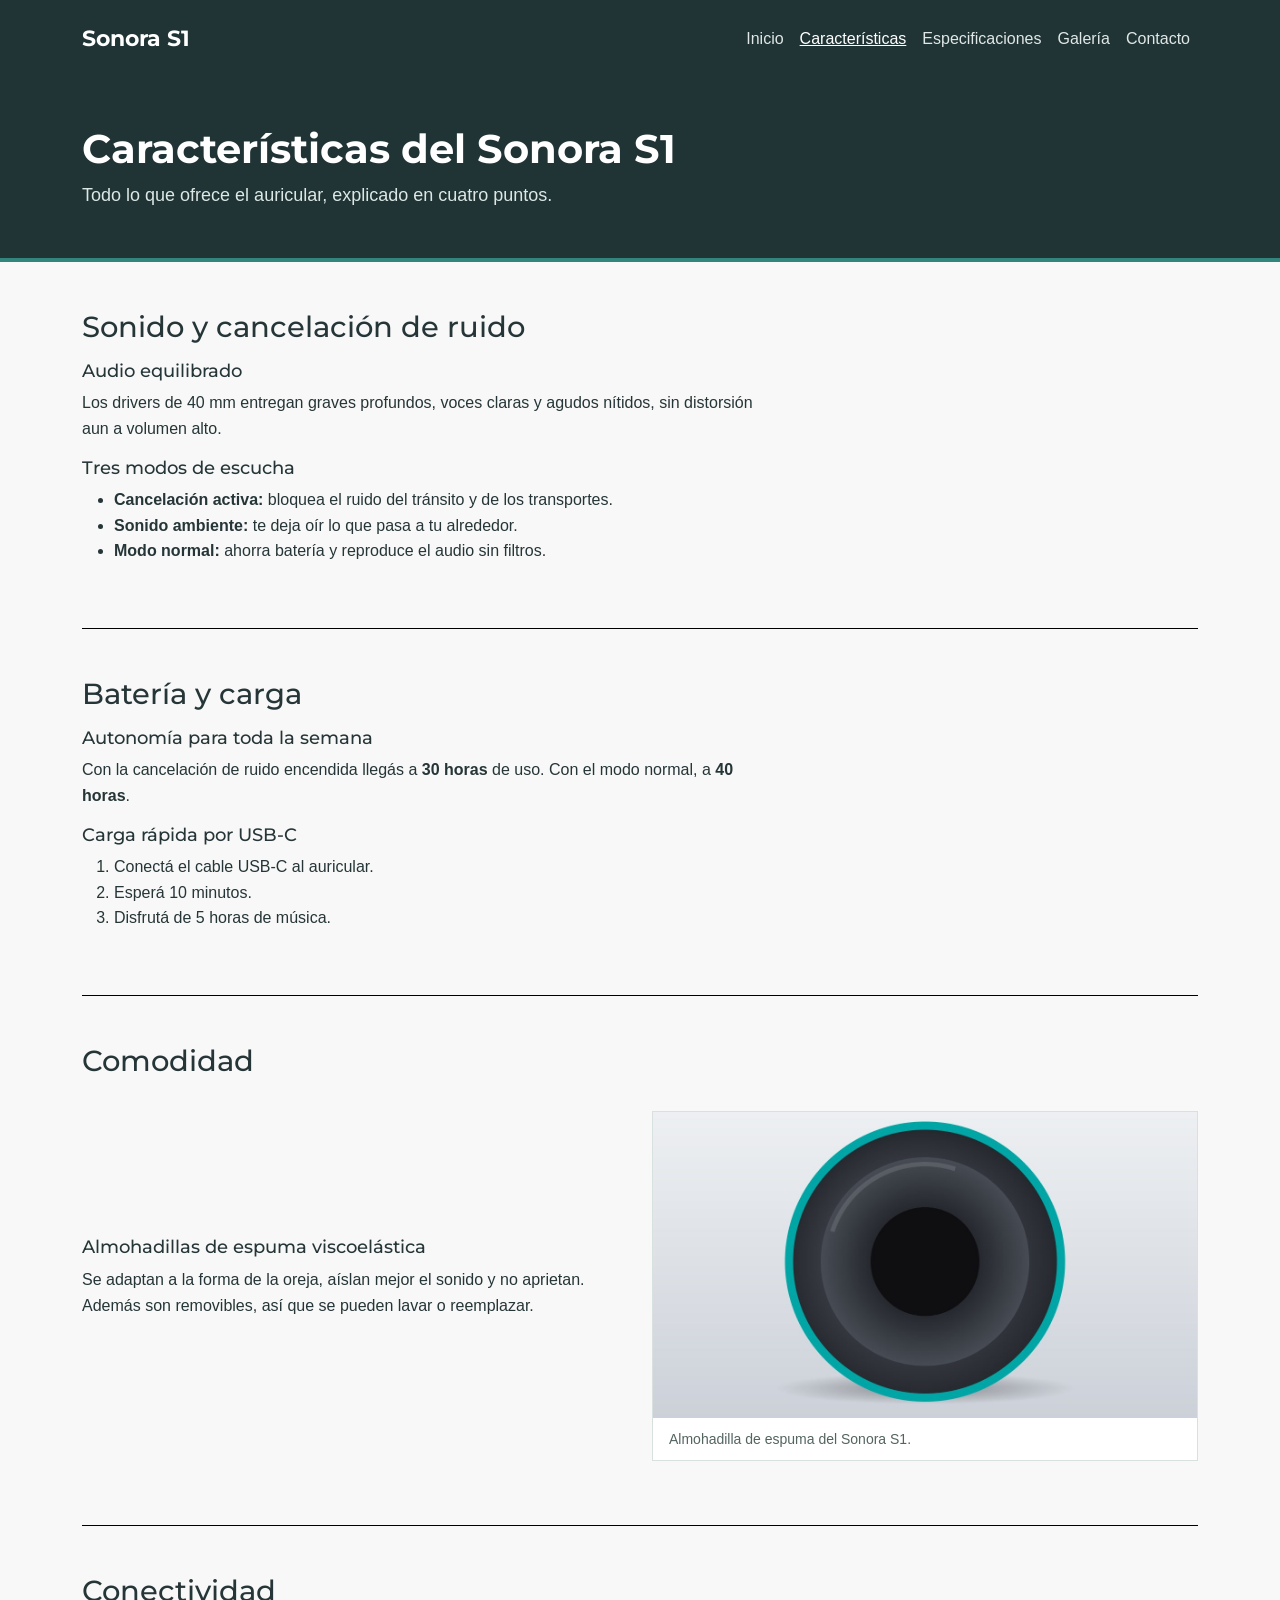
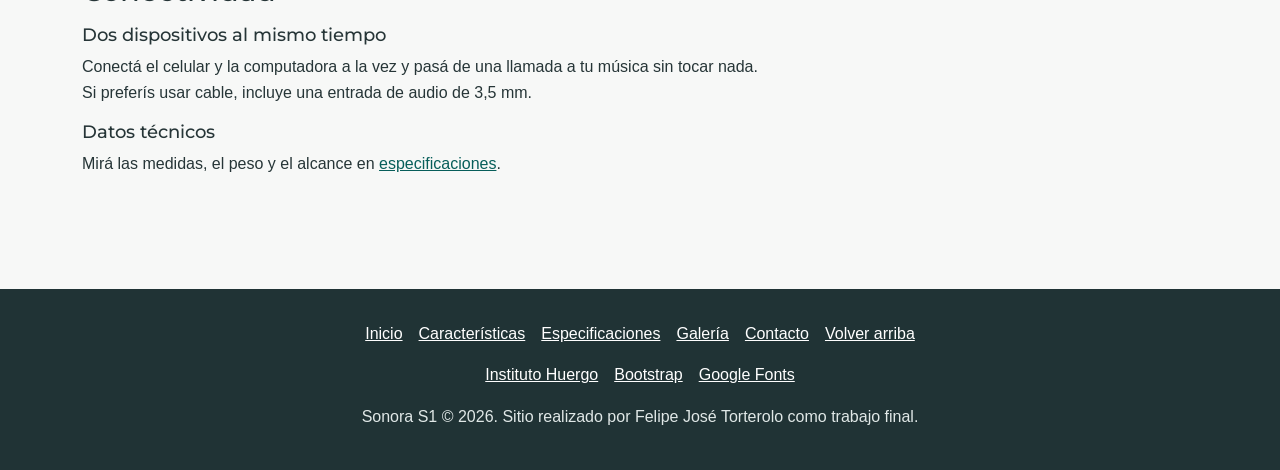
<file: paginas/caracteristicas.html>
<!DOCTYPE html>
<html lang="es">
<head>
<meta charset="utf-8">
<meta name="viewport" content="width=device-width, initial-scale=1">
<title>Características | Sonora S1</title>
<meta name="description" content="Sonido, batería, comodidad y conectividad del auricular inalámbrico Sonora S1.">
<meta name="keywords" content="auriculares, inalámbricos, Bluetooth, cancelación de ruido, Sonora S1">
<meta name="author" content="Felipe José Torterolo">
<link rel="preconnect" href="https://fonts.googleapis.com">
<link rel="preconnect" href="https://fonts.gstatic.com" crossorigin>
<link href="https://fonts.googleapis.com/css2?family=Montserrat:wght@600;700&amp;family=Open+Sans:wght@400;600&amp;display=swap" rel="stylesheet">
<link href="https://cdn.jsdelivr.net/npm/bootstrap@5.3.0-alpha3/dist/css/bootstrap.min.css" rel="stylesheet" integrity="sha384-KK94CHFLLe+nY2dmCWGMq91rCGa5gtU4mk92HdvYe+M/SXH301p5ILy+dN9+nJOZ" crossorigin="anonymous">
<link rel="stylesheet" href="../css/estilos.css">
</head>
<body>
<header id="inicio">
  <nav class="navbar navbar-expand-md navbar-dark">
    <div class="container">
      <a class="navbar-brand" href="index.html">Sonora S1</a>
      <button class="navbar-toggler" type="button" data-bs-toggle="collapse" data-bs-target="#menu" aria-controls="menu" aria-expanded="false" aria-label="Mostrar u ocultar el menú">
        <span class="navbar-toggler-icon"></span>
      </button>
      <div class="collapse navbar-collapse" id="menu">
        <ul class="navbar-nav ms-auto">
        <li class="nav-item"><a class="nav-link" href="index.html">Inicio</a></li>
        <li class="nav-item"><a class="nav-link active" aria-current="page" href="caracteristicas.html">Características</a></li>
        <li class="nav-item"><a class="nav-link" href="especificaciones.html">Especificaciones</a></li>
        <li class="nav-item"><a class="nav-link" href="galeria.html">Galería</a></li>
        <li class="nav-item"><a class="nav-link" href="contacto.html">Contacto</a></li>
        </ul>
      </div>
    </div>
  </nav>
  <div class="container portada">
    <h1>Características del Sonora S1</h1>
    <p class="lead">Todo lo que ofrece el auricular, explicado en cuatro puntos.</p>
  </div>
</header>
<main class="container">

<section id="sonido">
  <h2>Sonido y cancelación de ruido</h2>
  <article>
    <h3>Audio equilibrado</h3>
    <p>Los drivers de 40 mm entregan graves profundos, voces claras y agudos nítidos, sin distorsión aun a volumen alto.</p>
  </article>
  <article>
    <h3>Tres modos de escucha</h3>
    <ul>
      <li><strong>Cancelación activa:</strong> bloquea el ruido del tránsito y de los transportes.</li>
      <li><strong>Sonido ambiente:</strong> te deja oír lo que pasa a tu alrededor.</li>
      <li><strong>Modo normal:</strong> ahorra batería y reproduce el audio sin filtros.</li>
    </ul>
  </article>
</section>

<section id="bateria">
  <h2>Batería y carga</h2>
  <article>
    <h3>Autonomía para toda la semana</h3>
    <p>Con la cancelación de ruido encendida llegás a <strong>30 horas</strong> de uso. Con el modo normal, a <strong>40 horas</strong>.</p>
  </article>
  <article>
    <h3>Carga rápida por USB-C</h3>
    <ol>
      <li>Conectá el cable USB-C al auricular.</li>
      <li>Esperá 10 minutos.</li>
      <li>Disfrutá de 5 horas de música.</li>
    </ol>
  </article>
</section>

<section id="comodidad">
  <h2>Comodidad</h2>
  <div class="row align-items-center">
    <div class="col-12 col-md-6">
      <article>
        <h3>Almohadillas de espuma viscoelástica</h3>
        <p>Se adaptan a la forma de la oreja, aíslan mejor el sonido y no aprietan. Además son removibles, así que se pueden lavar o reemplazar.</p>
      </article>
    </div>
    <div class="col-12 col-md-6">
      <figure>
        <img class="img-fluid" src="../img/almohadillas.jpg" width="1200" height="675" alt="Primer plano de la almohadilla de un auricular Sonora S1 con aro verde azulado">
        <figcaption>Almohadilla de espuma del Sonora S1.</figcaption>
      </figure>
    </div>
  </div>
</section>

<section id="conectividad">
  <h2>Conectividad</h2>
  <article>
    <h3>Dos dispositivos al mismo tiempo</h3>
    <p>Conectá el celular y la computadora a la vez y pasá de una llamada a tu música sin tocar nada. Si preferís usar cable, incluye una entrada de audio de 3,5 mm.</p>
  </article>
  <aside class="aviso">
    <h3>Datos técnicos</h3>
    <p>Mirá las medidas, el peso y el alcance en <a href="especificaciones.html#conexion">especificaciones</a>.</p>
  </aside>
</section>
</main>
<footer>
  <div class="container">
    <ul class="list-unstyled d-flex flex-wrap gap-3 justify-content-center">
      <li><a href="index.html">Inicio</a></li>
      <li><a href="caracteristicas.html">Características</a></li>
      <li><a href="especificaciones.html">Especificaciones</a></li>
      <li><a href="galeria.html">Galería</a></li>
      <li><a href="contacto.html">Contacto</a></li>
      <li><a href="#inicio">Volver arriba</a></li>
    </ul>
    <ul class="list-unstyled d-flex flex-wrap gap-3 justify-content-center">
      <li><a href="https://www.huergo.edu.ar" target="_blank" rel="noopener">Instituto Huergo</a></li>
      <li><a href="https://getbootstrap.com/" target="_blank" rel="noopener">Bootstrap</a></li>
      <li><a href="https://fonts.google.com/" target="_blank" rel="noopener">Google Fonts</a></li>
    </ul>
    <p class="text-center">Sonora S1 &copy; 2026. Sitio realizado por Felipe José Torterolo como trabajo final.</p>
  </div>
</footer>
<script src="https://cdn.jsdelivr.net/npm/bootstrap@5.3.0-alpha3/dist/js/bootstrap.bundle.min.js" integrity="sha384-ENjdO4Dr2bkBIFxQpeoTz1HIcje39Wm4jDKdf19U8gI4ddQ3GYNS7NTKfAdVQSZe" crossorigin="anonymous"></script>
</body>
</html>
</file>
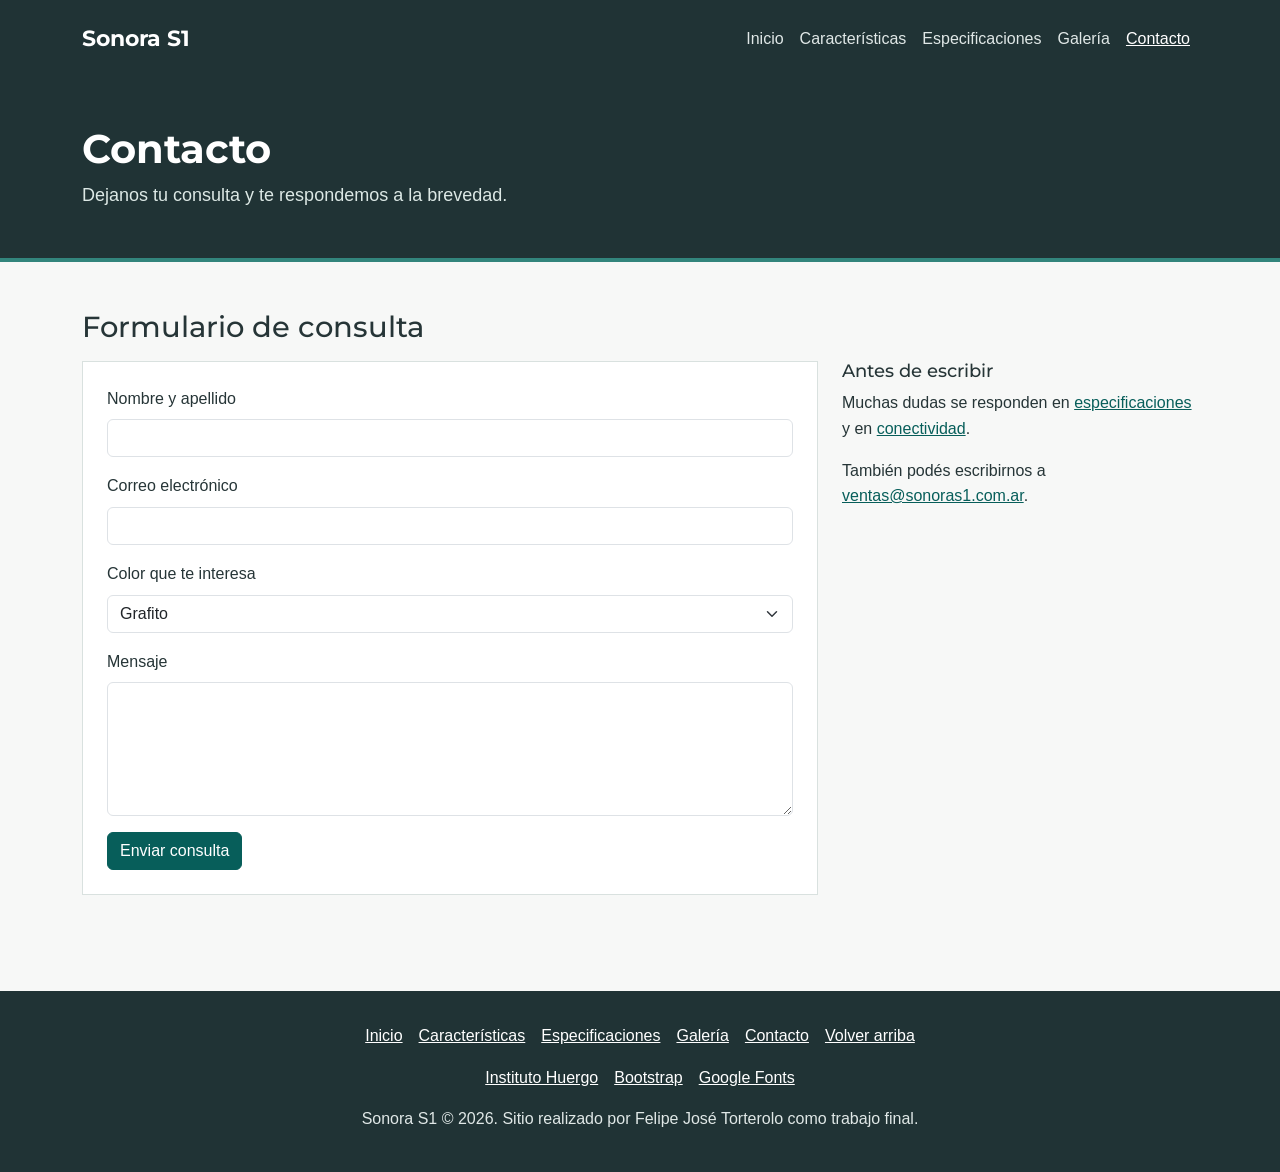
<file: paginas/contacto.html>
<!DOCTYPE html>
<html lang="es">
<head>
<meta charset="utf-8">
<meta name="viewport" content="width=device-width, initial-scale=1">
<title>Contacto | Sonora S1</title>
<meta name="description" content="Formulario de contacto para consultar por el lanzamiento del auricular inalámbrico Sonora S1.">
<meta name="keywords" content="auriculares, inalámbricos, Bluetooth, cancelación de ruido, Sonora S1">
<meta name="author" content="Felipe José Torterolo">
<link rel="preconnect" href="https://fonts.googleapis.com">
<link rel="preconnect" href="https://fonts.gstatic.com" crossorigin>
<link href="https://fonts.googleapis.com/css2?family=Montserrat:wght@600;700&amp;family=Open+Sans:wght@400;600&amp;display=swap" rel="stylesheet">
<link href="https://cdn.jsdelivr.net/npm/bootstrap@5.3.0-alpha3/dist/css/bootstrap.min.css" rel="stylesheet" integrity="sha384-KK94CHFLLe+nY2dmCWGMq91rCGa5gtU4mk92HdvYe+M/SXH301p5ILy+dN9+nJOZ" crossorigin="anonymous">
<link rel="stylesheet" href="../css/estilos.css">
</head>
<body>
<header id="inicio">
  <nav class="navbar navbar-expand-md navbar-dark">
    <div class="container">
      <a class="navbar-brand" href="index.html">Sonora S1</a>
      <button class="navbar-toggler" type="button" data-bs-toggle="collapse" data-bs-target="#menu" aria-controls="menu" aria-expanded="false" aria-label="Mostrar u ocultar el menú">
        <span class="navbar-toggler-icon"></span>
      </button>
      <div class="collapse navbar-collapse" id="menu">
        <ul class="navbar-nav ms-auto">
        <li class="nav-item"><a class="nav-link" href="index.html">Inicio</a></li>
        <li class="nav-item"><a class="nav-link" href="caracteristicas.html">Características</a></li>
        <li class="nav-item"><a class="nav-link" href="especificaciones.html">Especificaciones</a></li>
        <li class="nav-item"><a class="nav-link" href="galeria.html">Galería</a></li>
        <li class="nav-item"><a class="nav-link active" aria-current="page" href="contacto.html">Contacto</a></li>
        </ul>
      </div>
    </div>
  </nav>
  <div class="container portada">
    <h1>Contacto</h1>
    <p class="lead">Dejanos tu consulta y te respondemos a la brevedad.</p>
  </div>
</header>
<main class="container">

<section id="consulta">
  <h2>Formulario de consulta</h2>
  <div class="row">
    <div class="col-12 col-lg-8">
      <form id="formulario" action="contacto.html" method="get">
        <div class="mb-3">
          <label class="form-label" for="nombre">Nombre y apellido</label>
          <input class="form-control" type="text" id="nombre" name="nombre" required>
        </div>
        <div class="mb-3">
          <label class="form-label" for="correo">Correo electrónico</label>
          <input class="form-control" type="email" id="correo" name="correo" required>
        </div>
        <div class="mb-3">
          <label class="form-label" for="color">Color que te interesa</label>
          <select class="form-select" id="color" name="color">
            <option value="grafito">Grafito</option>
            <option value="blanco">Blanco</option>
            <option value="azul">Azul marino</option>
          </select>
        </div>
        <div class="mb-3">
          <label class="form-label" for="mensaje">Mensaje</label>
          <textarea class="form-control" id="mensaje" name="mensaje" rows="5" required></textarea>
        </div>
        <button class="btn btn-primary" type="submit">Enviar consulta</button>
      </form>
    </div>
    <div class="col-12 col-lg-4">
      <aside class="aviso">
        <h3>Antes de escribir</h3>
        <p>Muchas dudas se responden en <a href="especificaciones.html">especificaciones</a> y en <a href="caracteristicas.html#conectividad">conectividad</a>.</p>
        <p>También podés escribirnos a <a href="mailto:ventas@sonoras1.com.ar">ventas@sonoras1.com.ar</a>.</p>
      </aside>
    </div>
  </div>
</section>
</main>
<footer>
  <div class="container">
    <ul class="list-unstyled d-flex flex-wrap gap-3 justify-content-center">
      <li><a href="index.html">Inicio</a></li>
      <li><a href="caracteristicas.html">Características</a></li>
      <li><a href="especificaciones.html">Especificaciones</a></li>
      <li><a href="galeria.html">Galería</a></li>
      <li><a href="contacto.html">Contacto</a></li>
      <li><a href="#inicio">Volver arriba</a></li>
    </ul>
    <ul class="list-unstyled d-flex flex-wrap gap-3 justify-content-center">
      <li><a href="https://www.huergo.edu.ar" target="_blank" rel="noopener">Instituto Huergo</a></li>
      <li><a href="https://getbootstrap.com/" target="_blank" rel="noopener">Bootstrap</a></li>
      <li><a href="https://fonts.google.com/" target="_blank" rel="noopener">Google Fonts</a></li>
    </ul>
    <p class="text-center">Sonora S1 &copy; 2026. Sitio realizado por Felipe José Torterolo como trabajo final.</p>
  </div>
</footer>
<script src="https://cdn.jsdelivr.net/npm/bootstrap@5.3.0-alpha3/dist/js/bootstrap.bundle.min.js" integrity="sha384-ENjdO4Dr2bkBIFxQpeoTz1HIcje39Wm4jDKdf19U8gI4ddQ3GYNS7NTKfAdVQSZe" crossorigin="anonymous"></script>
</body>
</html>
</file>
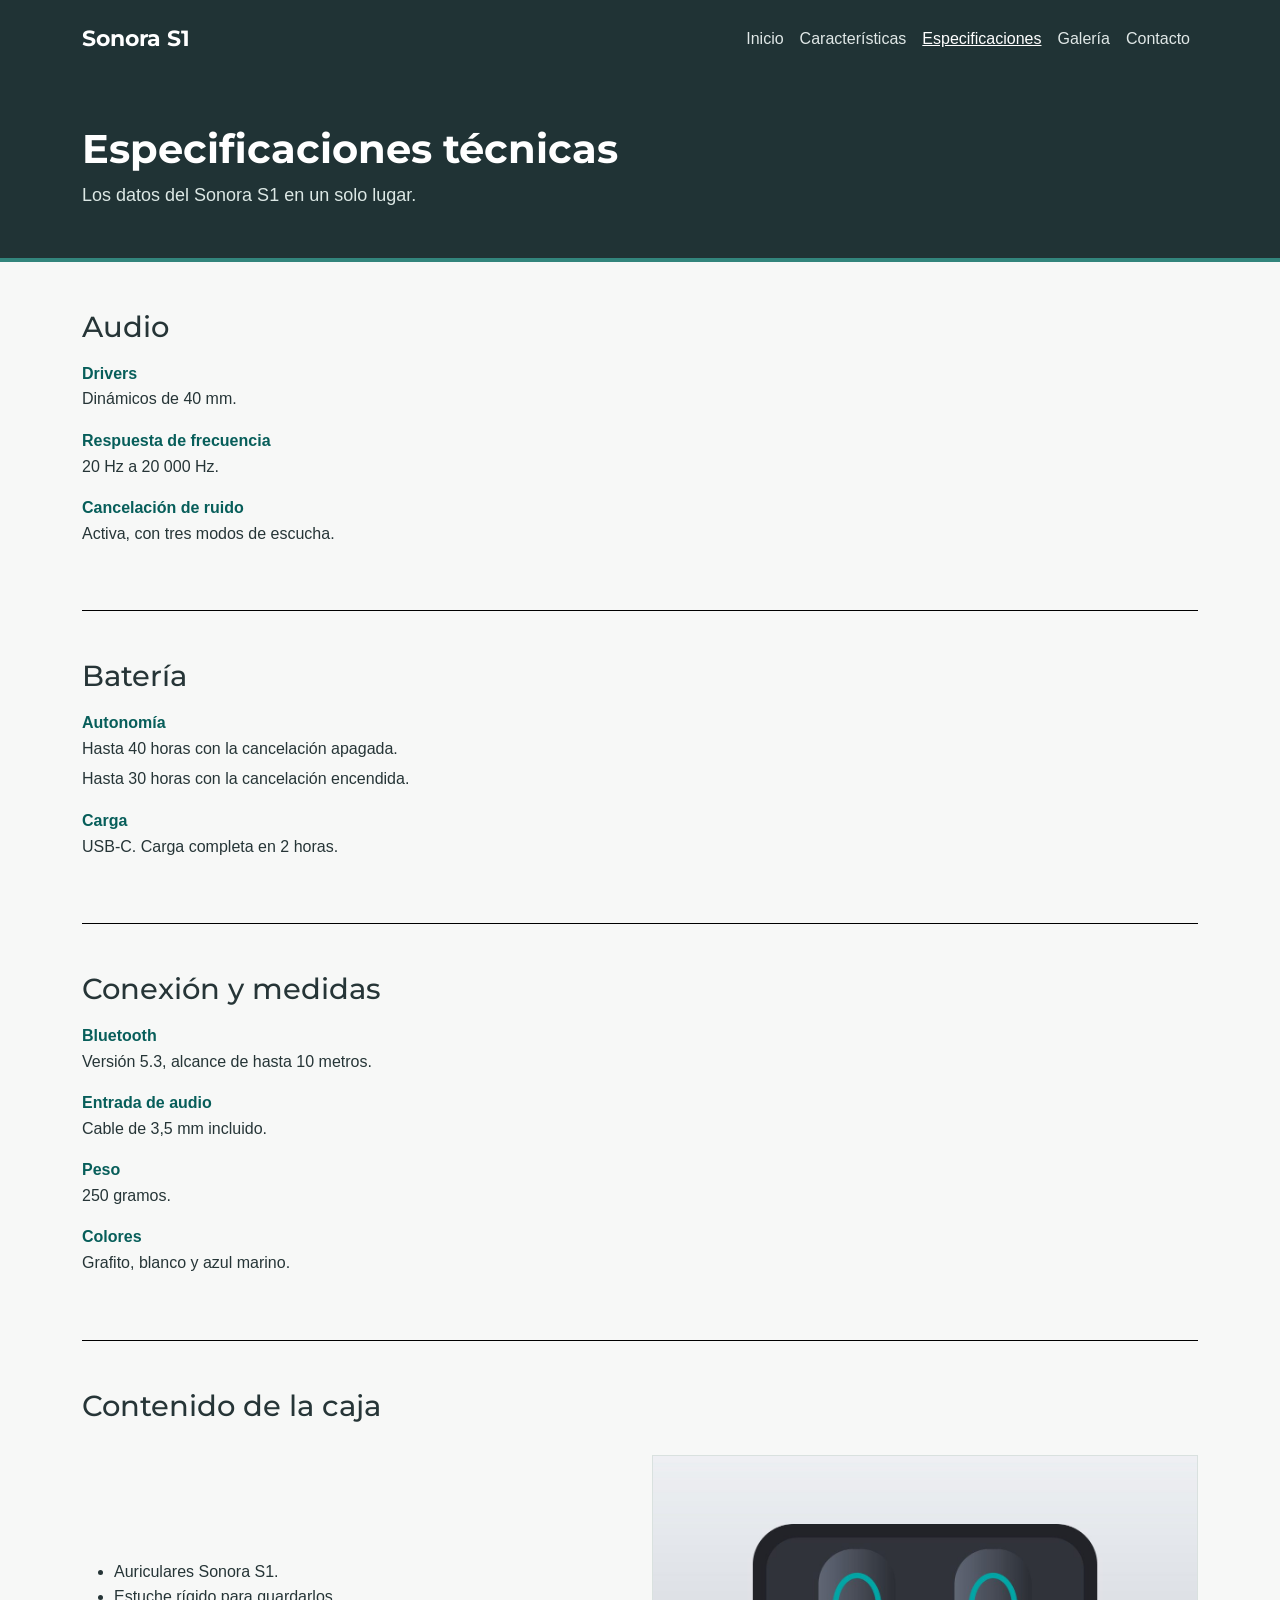
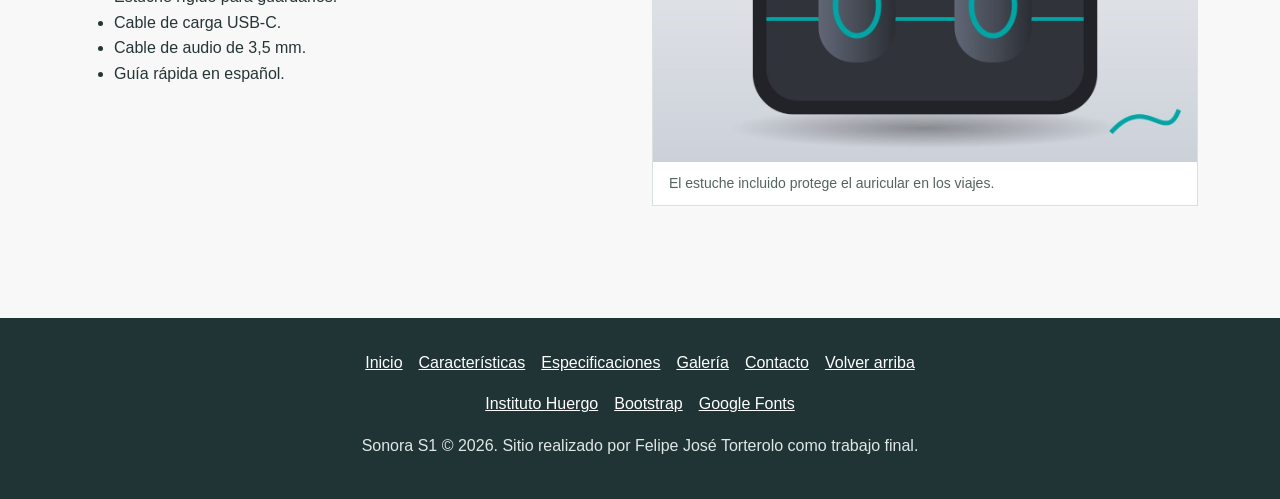
<file: paginas/especificaciones.html>
<!DOCTYPE html>
<html lang="es">
<head>
<meta charset="utf-8">
<meta name="viewport" content="width=device-width, initial-scale=1">
<title>Especificaciones | Sonora S1</title>
<meta name="description" content="Datos técnicos del auricular inalámbrico Sonora S1: audio, batería, conexión y contenido de la caja.">
<meta name="keywords" content="auriculares, inalámbricos, Bluetooth, cancelación de ruido, Sonora S1">
<meta name="author" content="Felipe José Torterolo">
<link rel="preconnect" href="https://fonts.googleapis.com">
<link rel="preconnect" href="https://fonts.gstatic.com" crossorigin>
<link href="https://fonts.googleapis.com/css2?family=Montserrat:wght@600;700&amp;family=Open+Sans:wght@400;600&amp;display=swap" rel="stylesheet">
<link href="https://cdn.jsdelivr.net/npm/bootstrap@5.3.0-alpha3/dist/css/bootstrap.min.css" rel="stylesheet" integrity="sha384-KK94CHFLLe+nY2dmCWGMq91rCGa5gtU4mk92HdvYe+M/SXH301p5ILy+dN9+nJOZ" crossorigin="anonymous">
<link rel="stylesheet" href="../css/estilos.css">
</head>
<body>
<header id="inicio">
  <nav class="navbar navbar-expand-md navbar-dark">
    <div class="container">
      <a class="navbar-brand" href="index.html">Sonora S1</a>
      <button class="navbar-toggler" type="button" data-bs-toggle="collapse" data-bs-target="#menu" aria-controls="menu" aria-expanded="false" aria-label="Mostrar u ocultar el menú">
        <span class="navbar-toggler-icon"></span>
      </button>
      <div class="collapse navbar-collapse" id="menu">
        <ul class="navbar-nav ms-auto">
        <li class="nav-item"><a class="nav-link" href="index.html">Inicio</a></li>
        <li class="nav-item"><a class="nav-link" href="caracteristicas.html">Características</a></li>
        <li class="nav-item"><a class="nav-link active" aria-current="page" href="especificaciones.html">Especificaciones</a></li>
        <li class="nav-item"><a class="nav-link" href="galeria.html">Galería</a></li>
        <li class="nav-item"><a class="nav-link" href="contacto.html">Contacto</a></li>
        </ul>
      </div>
    </div>
  </nav>
  <div class="container portada">
    <h1>Especificaciones técnicas</h1>
    <p class="lead">Los datos del Sonora S1 en un solo lugar.</p>
  </div>
</header>
<main class="container">

<section id="audio">
  <h2>Audio</h2>
  <dl>
    <dt>Drivers</dt>
    <dd>Dinámicos de 40 mm.</dd>
    <dt>Respuesta de frecuencia</dt>
    <dd>20 Hz a 20 000 Hz.</dd>
    <dt>Cancelación de ruido</dt>
    <dd>Activa, con tres modos de escucha.</dd>
  </dl>
</section>

<section id="energia">
  <h2>Batería</h2>
  <dl>
    <dt>Autonomía</dt>
    <dd>Hasta 40 horas con la cancelación apagada.</dd>
    <dd>Hasta 30 horas con la cancelación encendida.</dd>
    <dt>Carga</dt>
    <dd>USB-C. Carga completa en 2 horas.</dd>
  </dl>
</section>

<section id="conexion">
  <h2>Conexión y medidas</h2>
  <dl>
    <dt>Bluetooth</dt>
    <dd>Versión 5.3, alcance de hasta 10 metros.</dd>
    <dt>Entrada de audio</dt>
    <dd>Cable de 3,5 mm incluido.</dd>
    <dt>Peso</dt>
    <dd>250 gramos.</dd>
    <dt>Colores</dt>
    <dd>Grafito, blanco y azul marino.</dd>
  </dl>
</section>

<section id="caja">
  <h2>Contenido de la caja</h2>
  <div class="row align-items-center">
    <div class="col-12 col-md-6">
      <ul>
        <li>Auriculares Sonora S1.</li>
        <li>Estuche rígido para guardarlos.</li>
        <li>Cable de carga USB-C.</li>
        <li>Cable de audio de 3,5 mm.</li>
        <li>Guía rápida en español.</li>
      </ul>
    </div>
    <div class="col-12 col-md-6">
      <figure>
        <img class="img-fluid" src="../img/estuche.jpg" width="1200" height="675" alt="Estuche rígido abierto con los auriculares Sonora S1 y el cable de carga">
        <figcaption>El estuche incluido protege el auricular en los viajes.</figcaption>
      </figure>
    </div>
  </div>
</section>
</main>
<footer>
  <div class="container">
    <ul class="list-unstyled d-flex flex-wrap gap-3 justify-content-center">
      <li><a href="index.html">Inicio</a></li>
      <li><a href="caracteristicas.html">Características</a></li>
      <li><a href="especificaciones.html">Especificaciones</a></li>
      <li><a href="galeria.html">Galería</a></li>
      <li><a href="contacto.html">Contacto</a></li>
      <li><a href="#inicio">Volver arriba</a></li>
    </ul>
    <ul class="list-unstyled d-flex flex-wrap gap-3 justify-content-center">
      <li><a href="https://www.huergo.edu.ar" target="_blank" rel="noopener">Instituto Huergo</a></li>
      <li><a href="https://getbootstrap.com/" target="_blank" rel="noopener">Bootstrap</a></li>
      <li><a href="https://fonts.google.com/" target="_blank" rel="noopener">Google Fonts</a></li>
    </ul>
    <p class="text-center">Sonora S1 &copy; 2026. Sitio realizado por Felipe José Torterolo como trabajo final.</p>
  </div>
</footer>
<script src="https://cdn.jsdelivr.net/npm/bootstrap@5.3.0-alpha3/dist/js/bootstrap.bundle.min.js" integrity="sha384-ENjdO4Dr2bkBIFxQpeoTz1HIcje39Wm4jDKdf19U8gI4ddQ3GYNS7NTKfAdVQSZe" crossorigin="anonymous"></script>
</body>
</html>
</file>
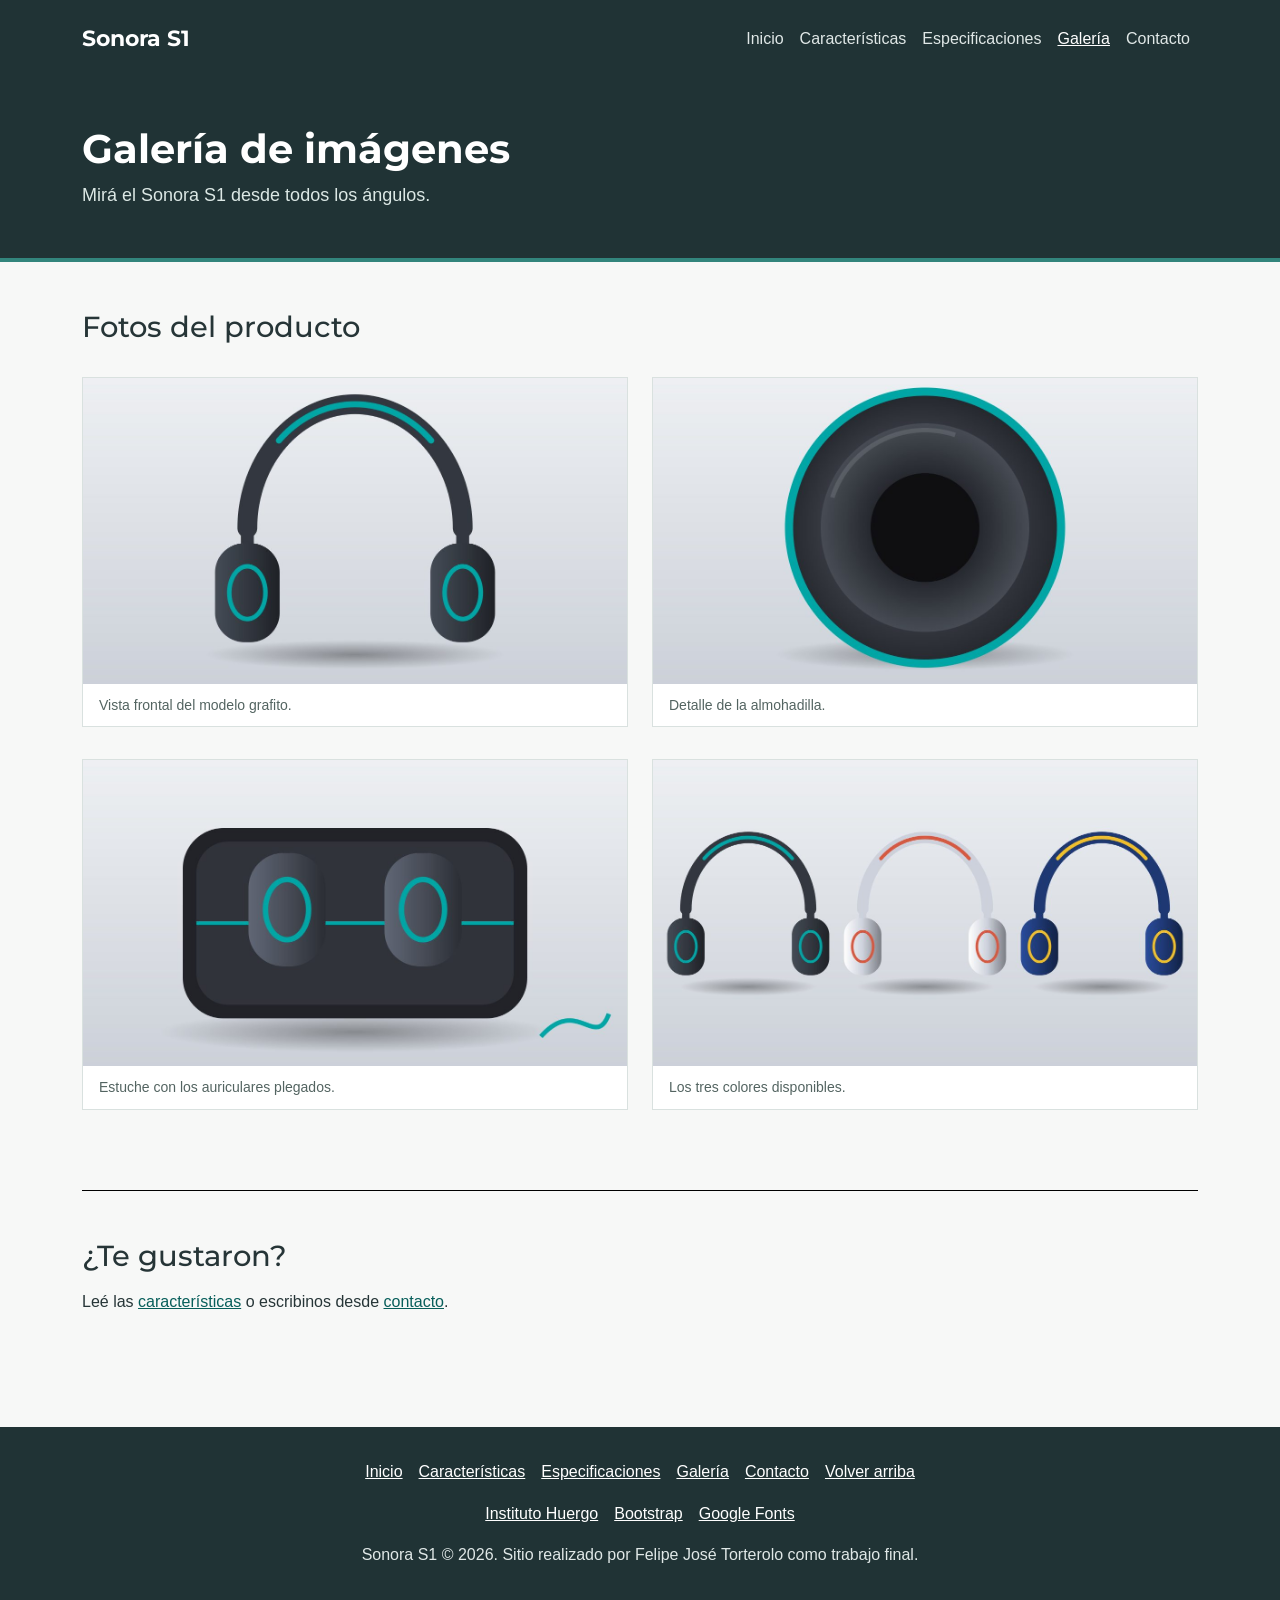
<file: paginas/galeria.html>
<!DOCTYPE html>
<html lang="es">
<head>
<meta charset="utf-8">
<meta name="viewport" content="width=device-width, initial-scale=1">
<title>Galería | Sonora S1</title>
<meta name="description" content="Fotos del auricular inalámbrico Sonora S1: modelo grafito, almohadillas, estuche y colores.">
<meta name="keywords" content="auriculares, inalámbricos, Bluetooth, cancelación de ruido, Sonora S1">
<meta name="author" content="Felipe José Torterolo">
<link rel="preconnect" href="https://fonts.googleapis.com">
<link rel="preconnect" href="https://fonts.gstatic.com" crossorigin>
<link href="https://fonts.googleapis.com/css2?family=Montserrat:wght@600;700&amp;family=Open+Sans:wght@400;600&amp;display=swap" rel="stylesheet">
<link href="https://cdn.jsdelivr.net/npm/bootstrap@5.3.0-alpha3/dist/css/bootstrap.min.css" rel="stylesheet" integrity="sha384-KK94CHFLLe+nY2dmCWGMq91rCGa5gtU4mk92HdvYe+M/SXH301p5ILy+dN9+nJOZ" crossorigin="anonymous">
<link rel="stylesheet" href="../css/estilos.css">
</head>
<body>
<header id="inicio">
  <nav class="navbar navbar-expand-md navbar-dark">
    <div class="container">
      <a class="navbar-brand" href="index.html">Sonora S1</a>
      <button class="navbar-toggler" type="button" data-bs-toggle="collapse" data-bs-target="#menu" aria-controls="menu" aria-expanded="false" aria-label="Mostrar u ocultar el menú">
        <span class="navbar-toggler-icon"></span>
      </button>
      <div class="collapse navbar-collapse" id="menu">
        <ul class="navbar-nav ms-auto">
        <li class="nav-item"><a class="nav-link" href="index.html">Inicio</a></li>
        <li class="nav-item"><a class="nav-link" href="caracteristicas.html">Características</a></li>
        <li class="nav-item"><a class="nav-link" href="especificaciones.html">Especificaciones</a></li>
        <li class="nav-item"><a class="nav-link active" aria-current="page" href="galeria.html">Galería</a></li>
        <li class="nav-item"><a class="nav-link" href="contacto.html">Contacto</a></li>
        </ul>
      </div>
    </div>
  </nav>
  <div class="container portada">
    <h1>Galería de imágenes</h1>
    <p class="lead">Mirá el Sonora S1 desde todos los ángulos.</p>
  </div>
</header>
<main class="container">

<section id="fotos">
  <h2>Fotos del producto</h2>
  <ul class="row list-unstyled">
    <li class="col-12 col-md-6">
      <figure>
        <img class="img-fluid" src="../img/auriculares.jpg" width="1200" height="675" alt="Auriculares Sonora S1 de color grafito vistos de frente">
        <figcaption>Vista frontal del modelo grafito.</figcaption>
      </figure>
    </li>
    <li class="col-12 col-md-6">
      <figure>
        <img class="img-fluid" src="../img/almohadillas.jpg" width="1200" height="675" alt="Detalle de la almohadilla de espuma del Sonora S1">
        <figcaption>Detalle de la almohadilla.</figcaption>
      </figure>
    </li>
    <li class="col-12 col-md-6">
      <figure>
        <img class="img-fluid" src="../img/estuche.jpg" width="1200" height="675" alt="Estuche rígido con los auriculares plegados dentro">
        <figcaption>Estuche con los auriculares plegados.</figcaption>
      </figure>
    </li>
    <li class="col-12 col-md-6">
      <figure>
        <img class="img-fluid" src="../img/colores.jpg" width="1200" height="675" alt="Los tres colores disponibles: grafito, blanco y azul marino">
        <figcaption>Los tres colores disponibles.</figcaption>
      </figure>
    </li>
  </ul>
</section>
<section id="mas-info">
  <h2>¿Te gustaron?</h2>
  <p>Leé las <a href="caracteristicas.html">características</a> o escribinos desde <a href="contacto.html">contacto</a>.</p>
</section>
</main>
<footer>
  <div class="container">
    <ul class="list-unstyled d-flex flex-wrap gap-3 justify-content-center">
      <li><a href="index.html">Inicio</a></li>
      <li><a href="caracteristicas.html">Características</a></li>
      <li><a href="especificaciones.html">Especificaciones</a></li>
      <li><a href="galeria.html">Galería</a></li>
      <li><a href="contacto.html">Contacto</a></li>
      <li><a href="#inicio">Volver arriba</a></li>
    </ul>
    <ul class="list-unstyled d-flex flex-wrap gap-3 justify-content-center">
      <li><a href="https://www.huergo.edu.ar" target="_blank" rel="noopener">Instituto Huergo</a></li>
      <li><a href="https://getbootstrap.com/" target="_blank" rel="noopener">Bootstrap</a></li>
      <li><a href="https://fonts.google.com/" target="_blank" rel="noopener">Google Fonts</a></li>
    </ul>
    <p class="text-center">Sonora S1 &copy; 2026. Sitio realizado por Felipe José Torterolo como trabajo final.</p>
  </div>
</footer>
<script src="https://cdn.jsdelivr.net/npm/bootstrap@5.3.0-alpha3/dist/js/bootstrap.bundle.min.js" integrity="sha384-ENjdO4Dr2bkBIFxQpeoTz1HIcje39Wm4jDKdf19U8gI4ddQ3GYNS7NTKfAdVQSZe" crossorigin="anonymous"></script>
</body>
</html>
</file>
<file: css/estilos.css>
/*FUENTE Y TEXTO*/
body {
  font-family: 'Roboto', sans-serif;
  color: #263537;
  background-color: #f7f8f7;
  line-height: 1.6;
}

h1, h2, h3, .navbar-brand {
  font-family: 'Montserrat', sans-serif;
}

h2 {
  font-size: 29px;
  margin-bottom: 16px;
}

h3 {
  font-size: 18px;
}

section p {
  max-width: 680px;
}

.card-body h3 {
  color: #075e5a;
}


/*ENLACES*/
a {
  color: #075e5a;
}

a:hover {
  color: #168078;
}


/*HEADER - MENU*/
header {
  color: white;
  background-color: #203335;
}

#inicio {
  border-bottom: 4px solid #32857c;
}

.navbar {
  padding: 16px 0;
}

.navbar-brand {
  font-weight: 700;
  font-size: 22px;
}

.navbar-dark .navbar-nav .nav-link {
  color: #e0e8e7;
}

.navbar-dark .navbar-nav .nav-link:hover,
.navbar-dark .navbar-nav .nav-link.active {
  color: white;
  text-decoration: underline;
}


/*PORTADA*/
.portada {
  padding-top: 48px;
  padding-bottom: 48px;
}

.portada h1 {
  font-size: 40px;
  font-weight: 700;
}

.portada p {
  font-size: 18px;
  margin-bottom: 0;
  color: #dce8e5;
}


/*CONTENIDO Y SECCIONES*/
main {
  padding-bottom: 48px;
}

section {
  padding: 48px 0;
  border-bottom: 1px solid #000000;
}

section:last-child {
  border-bottom: 0;
}

.tarjeta {
  width: 288px;
}


/*IMAGENES*/
figure {
  margin: 16px 0;
  background-color: white;
  border: 1px solid #d9e1df;
}

figure img {
  display: block;
  width: 100%;
  height: auto;
}

figcaption {
  padding: 10px 16px;
  color: #536461;
  font-size: 14px;
}


/*LISTA DE TEXTO*/
dt {
  margin-top: 16px;
  color: #075e5a;
}

dd {
  margin-bottom: 5px;
}


/*FORMULARIO*/
#formulario {
  padding: 24px;
  background-color: white;
  border: 1px solid #d9e1df;
}


/*BOTON PRINCIPAL*/
.btn-primary {
  background-color: #075e5a;
  border-color: #075e5a;
}

.btn-primary:hover {
  background-color: #064a47;
  border-color: #064a47;
}


/*FOOTER*/
footer {
  padding: 32px 0;
  color: #e0e8e7;
  background-color: #203335;
}

footer a {
  color: white;
}

footer a:hover {
  color: #c8e3df;
}

footer p {
  margin-bottom: 8px;
}

.full_izq {
  text-align: left;
  padding-left: 0;
}

.redes_der {
  display: flex;
  justify-content: right;
  gap: 20px;
  font-size: 52px;
  margin: 20px 0;
}


/*PANTALLA*/
@media (max-width: 767px) {
  .portada h1 {
    font-size: 32px;
  }

  .portada {
    padding: 32px 12px;
  }

  section {
    padding: 32px 0;
  }
}
</file>
